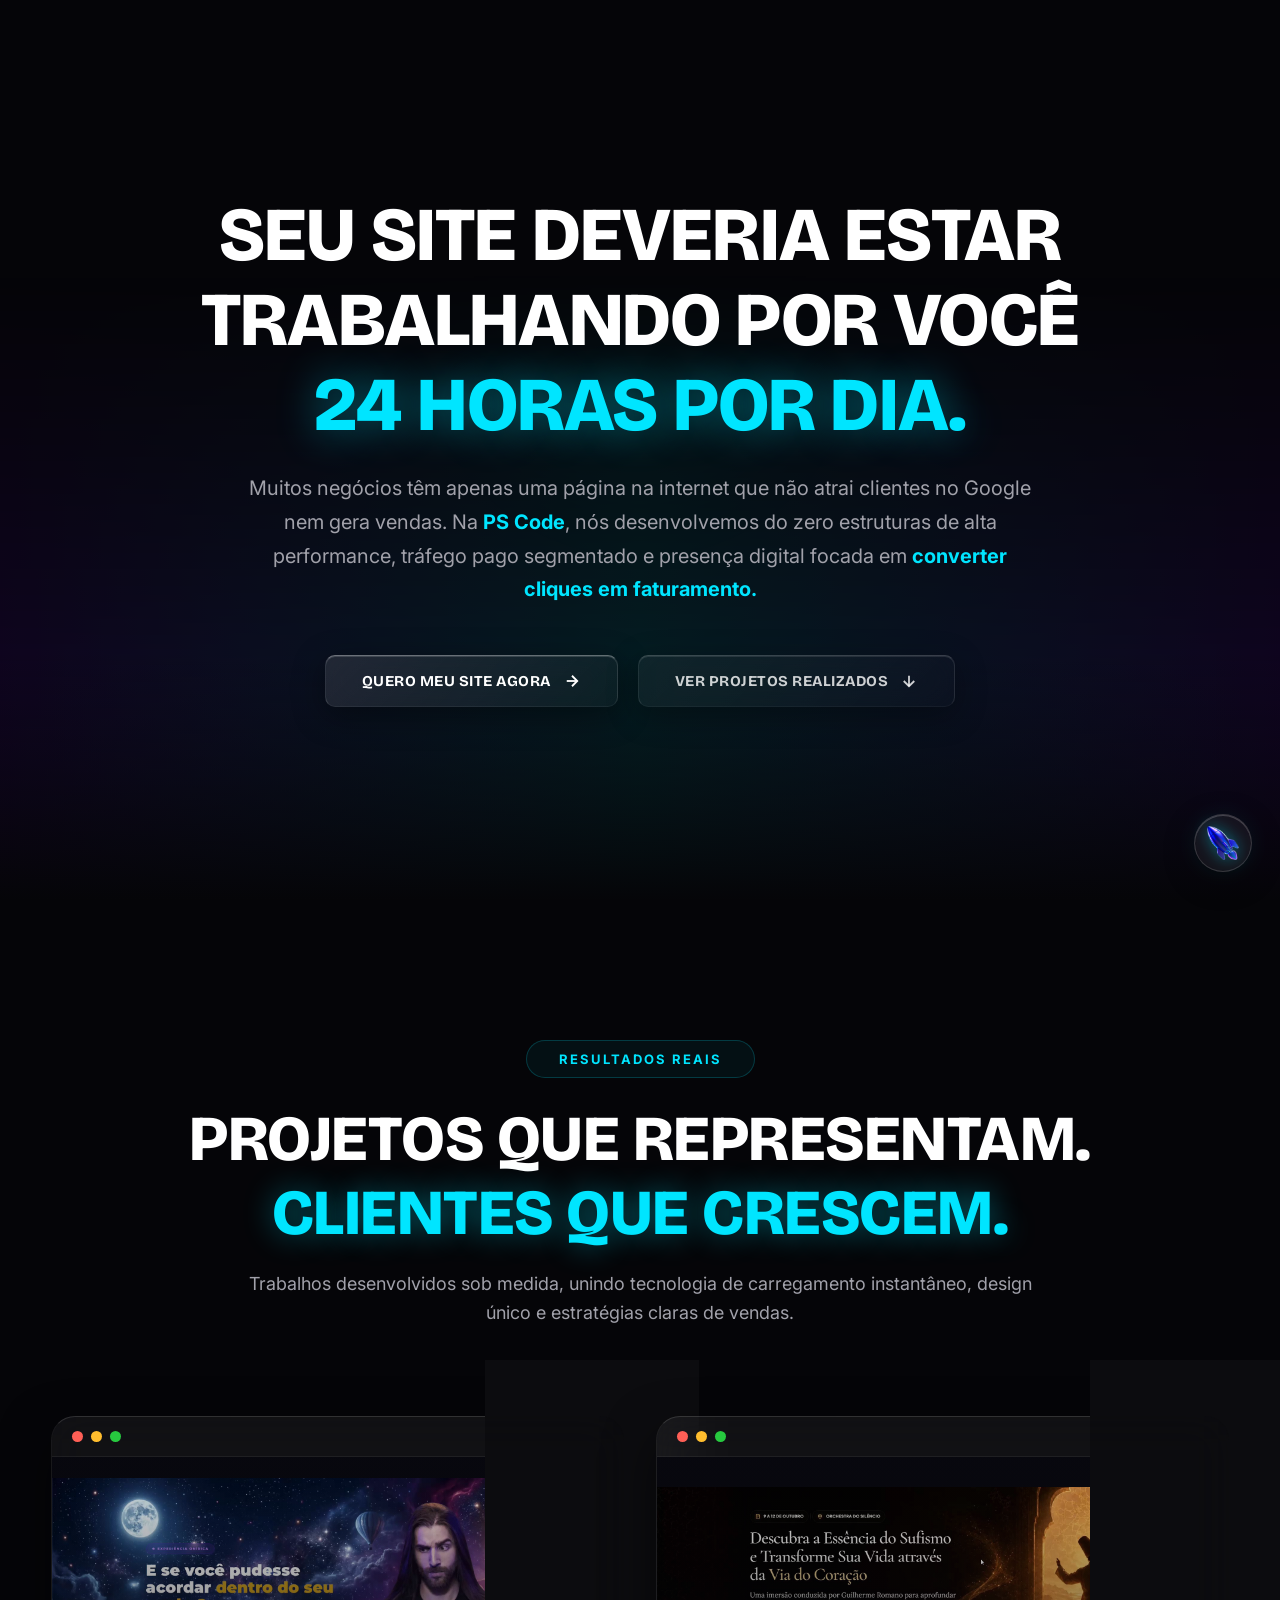
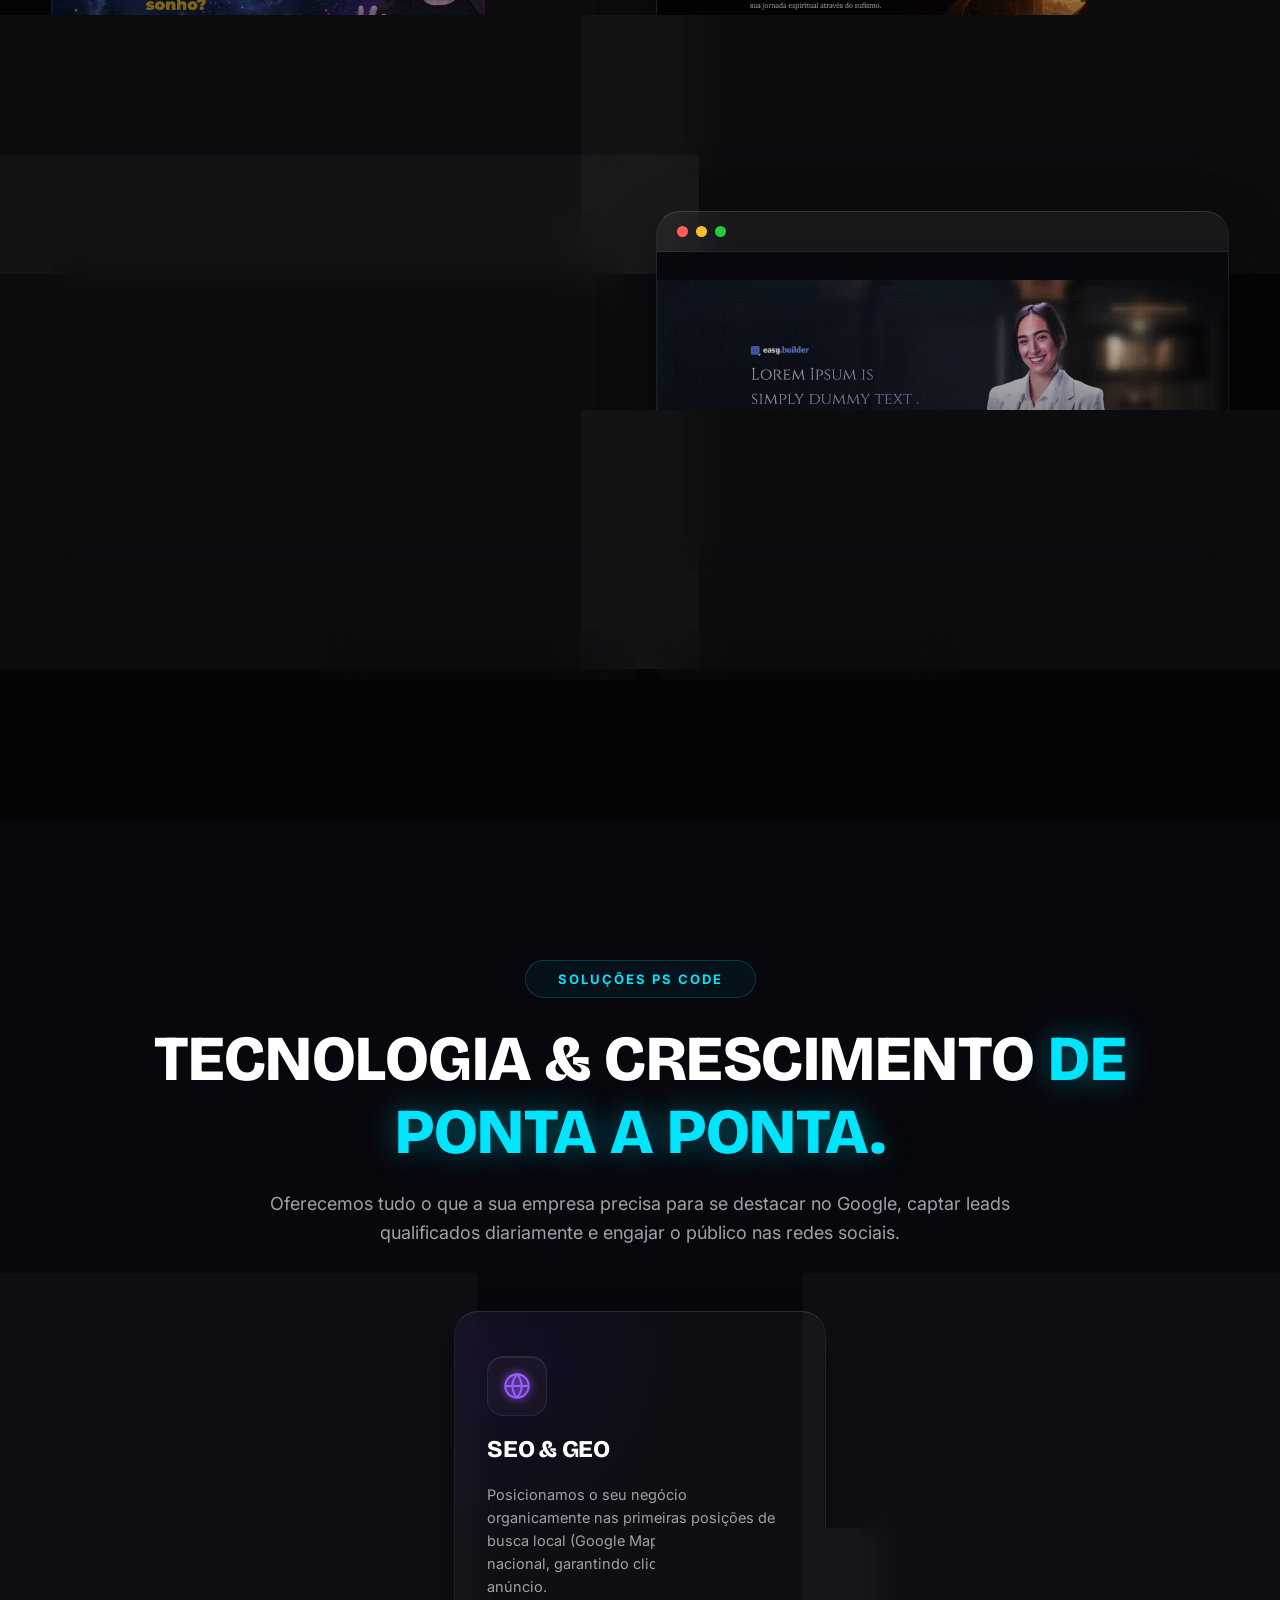
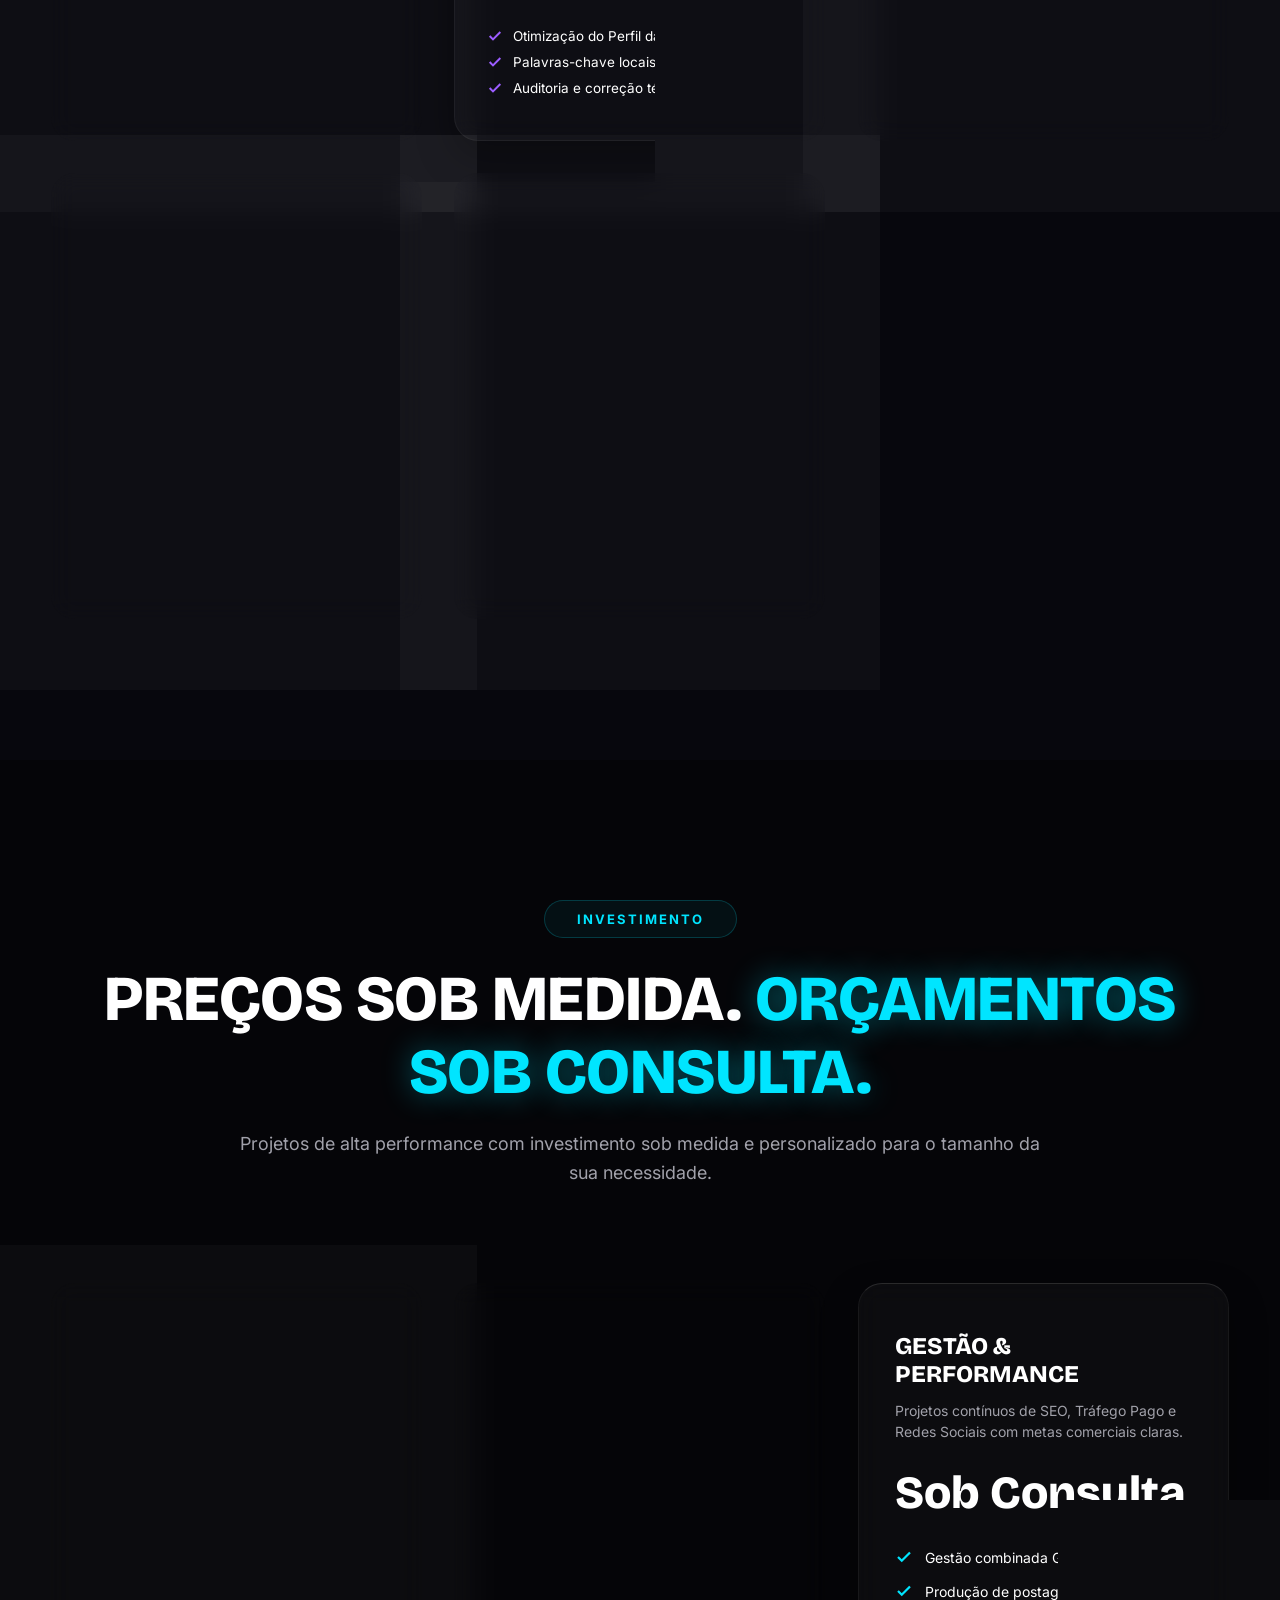
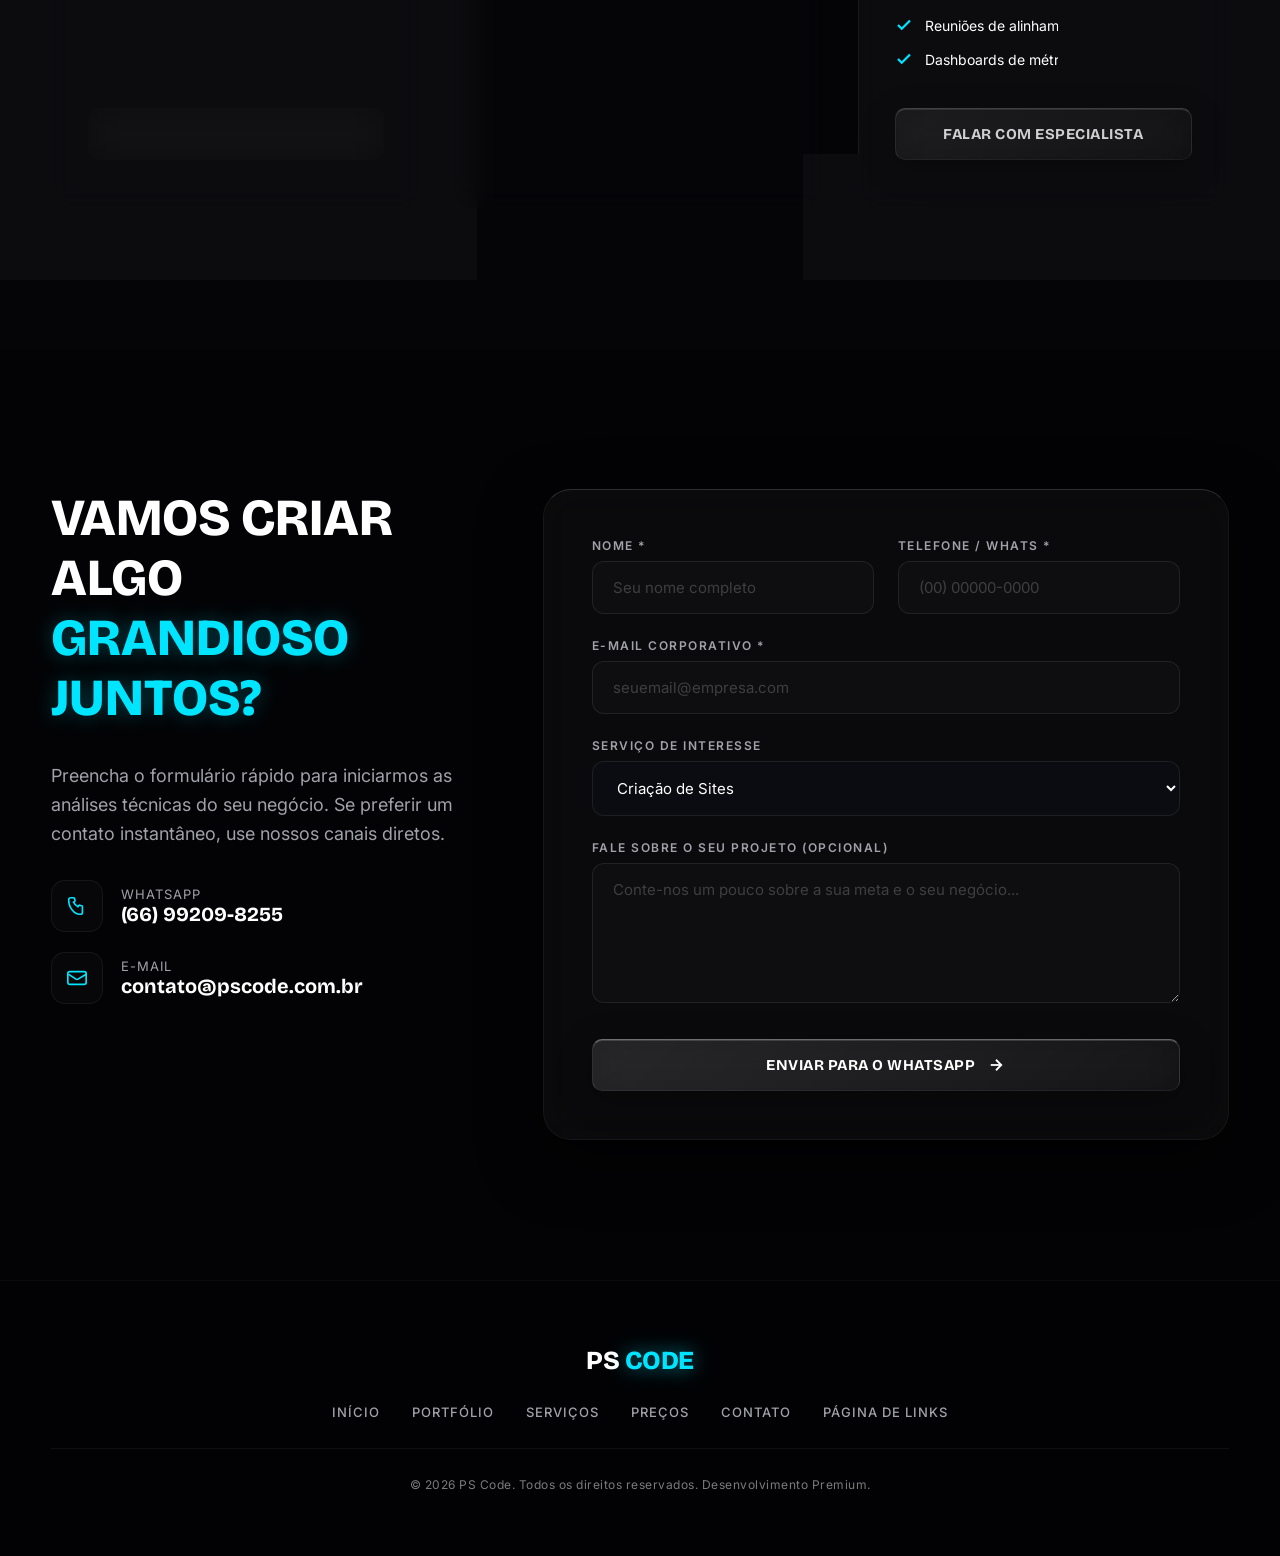
<file: index.html>
<!DOCTYPE html>
<html lang="pt-BR">
<head>
  <meta charset="UTF-8">
  <meta name="viewport" content="width=device-width, initial-scale=1.0">
  <title>PS Code | Criação de Sites, Tráfego Pago &amp; SEO</title>
  
  <!-- Otimizações SEO -->
  <meta name="description" content="A PS Code cria sites personalizados de alta performance, tráfego pago com Google Ads e Meta Ads, SEO e gestão de redes sociais. Alavanque suas vendas online!">
  <meta name="robots" content="index, follow">
  
  <!-- Favicon -->
  <link rel="icon" href="assets/favicon.png" type="image/png">

  <!-- Estilos Centralizados -->
  <link rel="stylesheet" href="css/style.css">
</head>
<body>

  <!-- Backdrop do Menu Flutuante -->
  <div class="ps-nav__backdrop" id="idealNavBackdrop"></div>

  <!-- ════════════════════════════════════════════════
     1. CABEÇALHO & MENU FLUTUANTE (ILHA DE VIDRO)
     ════════════════════════════════════════════════ -->
  <nav class="ps-nav" id="idealNav" aria-label="Menu principal">
    
    <!-- Ilha com os Links -->
    <div class="ps-nav__island" id="idealNavIsland">
      <a href="#hero" class="nav-link">
        <img src="assets/logo.png" alt="Início">
        Início
      </a>
      <a href="portfolio/" class="nav-link">
        <img src="assets/icon-portfolio.png" alt="Portfólio">
        Portfólio
      </a>
      <a href="#servicos" class="nav-link">
        <img src="assets/icon-sites.png" alt="Serviços">
        Serviços
      </a>
      <a href="precos/" class="nav-link">
        <img src="assets/icon-precos.png" alt="Preços">
        Preços
      </a>
      <a href="#contato" class="nav-link">
        <img src="assets/icon-seo.png" alt="Contato">
        Contato
      </a>
      
      <div class="ps-nav__island-divider"></div>
      
      <a href="links/" class="nav-link">
        <img src="assets/icon-links.png" alt="Links">
        Links
      </a>

      <div class="ps-nav__island-divider"></div>

      <!-- Links Sociais Rápidos -->
      <div class="ps-nav__island-socials">
        <a href="https://wa.me/5566992098255" target="_blank" aria-label="WhatsApp">
          <svg viewBox="0 0 24 24"><path d="M.057 24l1.687-6.163c-1.041-1.804-1.588-3.849-1.587-5.946C.06 5.348 5.397.01 11.957.01c3.178 0 6.165 1.238 8.411 3.486 2.247 2.247 3.483 5.234 3.481 8.412-.004 6.56-5.342 11.897-11.9 11.897h-.005c-1.998 0-3.957-.502-5.684-1.448L0 24zm6.305-1.654c1.611.956 3.195 1.458 4.887 1.458H11.95c5.452 0 9.887-4.436 9.889-9.886.002-2.64-1.029-5.123-2.898-6.994-1.868-1.87-4.35-2.902-6.991-2.902-5.45 0-9.884 4.438-9.886 9.888-.001 2.095.547 4.14 1.588 5.945l-.235-.374-3.74 1l1-3.647-.361-.214C1.378 17.03 1.05 15.02 1.05 11.892c.003-6.557 5.335-11.892 11.892-11.892 2.642 0 5.125 1.03 6.994 2.898a9.821 9.821 0 012.898 6.994c-.004 6.557-5.338 11.892-11.893 11.892h-.006c-1.996 0-3.956-.502-5.683-1.448l.361.214z"/></svg>
          WhatsApp
        </a>
      </div>

    </div>

    <!-- Botão Circular Gatilho -->
    <div class="ps-nav__trigger" id="idealNavTrigger" role="button" aria-expanded="false" aria-label="Abrir menu">
      <img src="assets/icon-trigger.png" alt="PS Logo Trigger">
      <div class="ps-nav__trigger-x"></div>
    </div>

  </nav>

  <!-- ════════════════════════════════════════════════
     2. SEÇÃO HERO
     ════════════════════════════════════════════════ -->
  <header class="ps-hero" id="hero">
    
    <!-- Efeitos Visuais Aurora -->
    <div class="ps-hero__glow"></div>
    <div class="ps-hero__bottom-fade"></div>

    <div class="ps-hero__container">
      
      <h1 class="ps-hero__headline" id="heroTitle">
        Seu site deveria estar trabalhando por você <br><span>24 horas por dia.</span>
      </h1>

      <p class="ps-hero__desc" id="heroDesc">
        Muitos negócios têm apenas uma página na internet que não atrai clientes no Google nem gera vendas. Na <strong>PS Code</strong>, nós desenvolvemos do zero estruturas de alta performance, tráfego pago segmentado e presença digital focada em <strong>converter cliques em faturamento.</strong>
      </p>

      <div class="ps-hero__cta-group" id="heroCTA">
        <a href="#contato" class="btn-primary-neon">
          Quero meu site agora
          <svg viewBox="0 0 24 24"><line x1="5" y1="12" x2="19" y2="12"></line><polyline points="12 5 19 12 12 19"></polyline></svg>
        </a>

        <a href="#portfolio" class="btn-secondary-neon">
          Ver projetos realizados
          <svg viewBox="0 0 24 24"><line x1="12" y1="5" x2="12" y2="19"></line><polyline points="19 12 12 19 5 12"></polyline></svg>
        </a>
      </div>

    </div>
  </header>

  <!-- ════════════════════════════════════════════════
     3. SEÇÃO PORTFÓLIO
     ════════════════════════════════════════════════ -->
  <section class="ds-section" id="portfolio">
    <div class="ds-container">

      <div class="ds-header-group">
        <span class="ds-tagline">Resultados reais</span>
        <h2 class="ds-headline">Projetos que representam. <span>Clientes que crescem.</span></h2>
        <p class="ds-desc">Trabalhos desenvolvidos sob medida, unindo tecnologia de carregamento instantâneo, design único e estratégias claras de vendas.</p>
      </div>

      <!-- Grid do Portfólio com mockups interativos -->
      <div class="portfolio-grid">

        <!-- Projeto 1 -->
        <div class="portfolio-card">
          <div class="portfolio-topbar">
            <div class="port-dot port-dot-red"></div>
            <div class="port-dot port-dot-yellow"></div>
            <div class="port-dot port-dot-green"></div>
          </div>
          <div class="portfolio-video-wrapper">
            <img class="portfolio-static-img" src="assets/portfolio-thumbs/douglas-flamino.jpg" alt="Douglas Flamino">
            <div class="portfolio-card-overlay">
              <h3 class="portfolio-fallback-title">Douglas Flamino</h3>
              <p class="portfolio-fallback-cat">Landing Page Premium / Advocacia</p>
            </div>
          </div>
        </div>

        <!-- Projeto 2 -->
        <div class="portfolio-card">
          <div class="portfolio-topbar">
            <div class="port-dot port-dot-red"></div>
            <div class="port-dot port-dot-yellow"></div>
            <div class="port-dot port-dot-green"></div>
          </div>
          <div class="portfolio-video-wrapper">
            <img class="portfolio-static-img" src="assets/portfolio-thumbs/retiro-sufi.jpg" alt="Retiro Sufi">
            <div class="portfolio-card-overlay">
              <h3 class="portfolio-fallback-title">Retiro Sufi</h3>
              <p class="portfolio-fallback-cat">Website Institucional / Eventos</p>
            </div>
          </div>
        </div>

        <!-- Projeto 3 -->
        <div class="portfolio-card">
          <div class="portfolio-topbar">
            <div class="port-dot port-dot-red"></div>
            <div class="port-dot port-dot-yellow"></div>
            <div class="port-dot port-dot-green"></div>
          </div>
          <div class="portfolio-video-wrapper">
            <img class="portfolio-static-img" src="assets/portfolio-thumbs/odontologia-koza.jpg" alt="Odontologia Koza">
            <div class="portfolio-card-overlay">
              <h3 class="portfolio-fallback-title">Odontologia Koza</h3>
              <p class="portfolio-fallback-cat">Clínica Médica / Estética</p>
            </div>
          </div>
        </div>

        <!-- Projeto 4 -->
        <div class="portfolio-card">
          <div class="portfolio-topbar">
            <div class="port-dot port-dot-red"></div>
            <div class="port-dot port-dot-yellow"></div>
            <div class="port-dot port-dot-green"></div>
          </div>
          <div class="portfolio-video-wrapper">
            <img class="portfolio-static-img" src="assets/portfolio-thumbs/modelo-easy-builder-01.jpg" alt="Modelo Easy Builder">
            <div class="portfolio-card-overlay">
              <h3 class="portfolio-fallback-title">Modelo Easy Builder</h3>
              <p class="portfolio-fallback-cat">SaaS Landing Page / Tech</p>
            </div>
          </div>
        </div>

      </div>

      <div class="port-btn-container">
        <a href="portfolio/" class="btn-primary-neon">
          Ver portfólio completo
          <svg viewBox="0 0 24 24"><line x1="5" y1="12" x2="19" y2="12"></line><polyline points="12 5 19 12 12 19"></polyline></svg>
        </a>
        <a href="#contato" class="btn-secondary-neon">
          Falar com especialista
          <svg viewBox="0 0 24 24"><line x1="5" y1="12" x2="19" y2="12"></line><polyline points="12 5 19 12 12 19"></polyline></svg>
        </a>
      </div>

    </div>
  </section>

  <!-- ════════════════════════════════════════════════
     4. SEÇÃO SERVIÇOS
     ════════════════════════════════════════════════ -->
  <section class="ds-section" id="servicos" style="background-color: #07070d;">
    <div class="ds-container">
      
      <div class="ds-header-group">
        <span class="ds-tagline">Soluções PS Code</span>
        <h2 class="ds-headline">Tecnologia &amp; Crescimento <span>de Ponta a Ponta.</span></h2>
        <p class="ds-desc">Oferecemos tudo o que a sua empresa precisa para se destacar no Google, captar leads qualificados diariamente e engajar o público nas redes sociais.</p>
      </div>

      <div class="services-grid">
        
        <!-- Serviço 1: Criação de Sites -->
        <a href="sites/" class="service-card">
          <div class="service-icon-box">
            <svg viewBox="0 0 24 24">
              <rect x="2" y="3" width="20" height="14" rx="2"/>
              <line x1="2" y1="20" x2="22" y2="20"/>
              <line x1="12" y1="17" x2="12" y2="20"/>
            </svg>
          </div>
          <h3 class="service-title">Criação de Sites</h3>
          <p class="service-description">Landing Pages de alta conversão, Sites Institucionais e E-commerces ultra velozes construídos com design único, otimizados para converter visitantes em clientes.</p>
          <ul class="service-list">
            <li><svg viewBox="0 0 24 24" fill="none" stroke="currentColor" stroke-width="3"><polyline points="20 6 9 17 4 12"></polyline></svg> Código limpo (sem templates pesados)</li>
            <li><svg viewBox="0 0 24 24" fill="none" stroke="currentColor" stroke-width="3"><polyline points="20 6 9 17 4 12"></polyline></svg> Carregamento em menos de 1.5s</li>
            <li><svg viewBox="0 0 24 24" fill="none" stroke="currentColor" stroke-width="3"><polyline points="20 6 9 17 4 12"></polyline></svg> 100% Mobile-Friendly</li>
          </ul>
        </a>

        <!-- Serviço 2: SEO & GEO -->
        <a href="seo-e-geo/" class="service-card purple">
          <div class="service-icon-box">
            <svg viewBox="0 0 24 24">
              <circle cx="12" cy="12" r="10"/>
              <line x1="2" y1="12" x2="22" y2="12"/>
              <path d="M12 2a15.3 15.3 0 0 1 4 10 15.3 15.3 0 0 1-4 10 15.3 15.3 0 0 1-4-10 15.3 15.3 0 0 1 4-10z"/>
            </svg>
          </div>
          <h3 class="service-title">SEO &amp; GEO</h3>
          <p class="service-description">Posicionamos o seu negócio organicamente nas primeiras posições de busca local (Google Maps) e de busca nacional, garantindo cliques sem custo por anúncio.</p>
          <ul class="service-list">
            <li><svg viewBox="0 0 24 24" fill="none" stroke="currentColor" stroke-width="3"><polyline points="20 6 9 17 4 12"></polyline></svg> Otimização do Perfil da Empresa</li>
            <li><svg viewBox="0 0 24 24" fill="none" stroke="currentColor" stroke-width="3"><polyline points="20 6 9 17 4 12"></polyline></svg> Palavras-chave locais (SEO local)</li>
            <li><svg viewBox="0 0 24 24" fill="none" stroke="currentColor" stroke-width="3"><polyline points="20 6 9 17 4 12"></polyline></svg> Auditoria e correção técnica</li>
          </ul>
        </a>

        <!-- Serviço 3: Google Ads -->
        <a href="google-ads/" class="service-card">
          <div class="service-icon-box">
            <svg viewBox="0 0 24 24">
              <path d="M21 21H3V3"/>
              <path d="M7 14l5-5 4 4 6-6"/>
            </svg>
          </div>
          <h3 class="service-title">Google Ads</h3>
          <p class="service-description">Colocamos a sua empresa na frente de clientes que estão ativamente pesquisando pelo seu produto ou serviço no exato momento da necessidade.</p>
          <ul class="service-list">
            <li><svg viewBox="0 0 24 24" fill="none" stroke="currentColor" stroke-width="3"><polyline points="20 6 9 17 4 12"></polyline></svg> Anúncios focados em intenção de compra</li>
            <li><svg viewBox="0 0 24 24" fill="none" stroke="currentColor" stroke-width="3"><polyline points="20 6 9 17 4 12"></polyline></svg> Negativação de termos irrelevantes</li>
            <li><svg viewBox="0 0 24 24" fill="none" stroke="currentColor" stroke-width="3"><polyline points="20 6 9 17 4 12"></polyline></svg> Relatórios focados em ROI</li>
          </ul>
        </a>

        <!-- Serviço 4: Meta Ads -->
        <a href="#contato" class="service-card purple">
          <div class="service-icon-box">
            <svg viewBox="0 0 24 24">
              <path d="M12 2.69l5.66 5.66a8 8 0 1 1-11.31 0z"/>
            </svg>
          </div>
          <h3 class="service-title">Meta Ads</h3>
          <p class="service-description">Alavanque sua captação de contatos com anúncios assertivos no Instagram e Facebook. Atraia leads qualificados com copy persuasiva e criativos focados em desejo.</p>
          <ul class="service-list">
            <li><svg viewBox="0 0 24 24" fill="none" stroke="currentColor" stroke-width="3"><polyline points="20 6 9 17 4 12"></polyline></svg> Campanhas de geração de leads direto no Whats</li>
            <li><svg viewBox="0 0 24 24" fill="none" stroke="currentColor" stroke-width="3"><polyline points="20 6 9 17 4 12"></polyline></svg> Remarketing para resgatar visitantes</li>
            <li><svg viewBox="0 0 24 24" fill="none" stroke="currentColor" stroke-width="3"><polyline points="20 6 9 17 4 12"></polyline></svg> Testes AB de criativos e públicos</li>
          </ul>
        </a>

        <!-- Serviço 5: Redes Sociais -->
        <a href="#contato" class="service-card green">
          <div class="service-icon-box">
            <svg viewBox="0 0 24 24">
              <path d="M17 21v-2a4 4 0 0 0-4-4H5a4 4 0 0 0-4 4v2"/>
              <circle cx="9" cy="7" r="4"/>
              <path d="M23 21v-2a4 4 0 0 0-3-3.87"/>
              <path d="M16 3.13a4 4 0 0 1 0 7.75"/>
            </svg>
          </div>
          <h3 class="service-title">Gestão de Redes Sociais</h3>
          <p class="service-description">Branding e presença ativa. Planejamos conteúdo estético, posts estratégicos em carrossel e roteiros que conectam sua marca ao seu público de forma autêntica.</p>
          <ul class="service-list">
            <li><svg viewBox="0 0 24 24" fill="none" stroke="currentColor" stroke-width="3"><polyline points="20 6 9 17 4 12"></polyline></svg> Design visual premium e coeso</li>
            <li><svg viewBox="0 0 24 24" fill="none" stroke="currentColor" stroke-width="3"><polyline points="20 6 9 17 4 12"></polyline></svg> Cronograma de postagens consistente</li>
            <li><svg viewBox="0 0 24 24" fill="none" stroke="currentColor" stroke-width="3"><polyline points="20 6 9 17 4 12"></polyline></svg> Criação de relatórios de engajamento</li>
          </ul>
        </a>

      </div>

    </div>
  </section>

  <!-- ════════════════════════════════════════════════
     5. SEÇÃO VALORES / PLANOS
     ════════════════════════════════════════════════ -->
  <section class="ds-section" id="precos">
    <div class="ds-container">
      
      <div class="ds-header-group">
        <span class="ds-tagline">Investimento</span>
        <h2 class="ds-headline">Preços sob medida. <span>Orçamentos sob consulta.</span></h2>
        <p class="ds-desc">Projetos de alta performance com investimento sob medida e personalizado para o tamanho da sua necessidade.</p>
      </div>

      <div class="prices-grid">
        
        <!-- Plano 1: Landing Page -->
        <div class="price-card">
          <h3 class="price-title">Landing Page</h3>
          <p class="price-desc">Página única voltada para um único produto ou serviço. Ideal para tráfego pago.</p>
          <div class="price-val-box">
            <div class="price-val">Sob Consulta</div>
          </div>
          <ul class="price-features-list">
            <li><svg viewBox="0 0 24 24" fill="none" stroke="currentColor" stroke-width="3"><polyline points="20 6 9 17 4 12"></polyline></svg> Design exclusivo focado em conversão</li>
            <li><svg viewBox="0 0 24 24" fill="none" stroke="currentColor" stroke-width="3"><polyline points="20 6 9 17 4 12"></polyline></svg> Redação persuasiva (Copywriting)</li>
            <li><svg viewBox="0 0 24 24" fill="none" stroke="currentColor" stroke-width="3"><polyline points="20 6 9 17 4 12"></polyline></svg> Integração com WhatsApp/CRM</li>
            <li><svg viewBox="0 0 24 24" fill="none" stroke="currentColor" stroke-width="3"><polyline points="20 6 9 17 4 12"></polyline></svg> Otimização de velocidade mobile</li>
          </ul>
          <a href="#contato" class="btn-secondary-neon price-cta-btn">Solicitar Projeto</a>
        </div>

        <!-- Plano 2: Institucional (Destaque) -->
        <div class="price-card featured">
          <span class="price-badge">Recomendado</span>
          <h3 class="price-title">Site Institucional</h3>
          <p class="price-desc">Estrutura completa multi-páginas para apresentar todos os serviços, história e blog.</p>
          <div class="price-val-box">
            <div class="price-val">Sob Consulta</div>
          </div>
          <ul class="price-features-list">
            <li><svg viewBox="0 0 24 24" fill="none" stroke="currentColor" stroke-width="3"><polyline points="20 6 9 17 4 12"></polyline></svg> Até 5 páginas customizadas</li>
            <li><svg viewBox="0 0 24 24" fill="none" stroke="currentColor" stroke-width="3"><polyline points="20 6 9 17 4 12"></polyline></svg> Otimização estrutural de SEO</li>
            <li><svg viewBox="0 0 24 24" fill="none" stroke="currentColor" stroke-width="3"><polyline points="20 6 9 17 4 12"></polyline></svg> Blog completo e área de notícias</li>
            <li><svg viewBox="0 0 24 24" fill="none" stroke="currentColor" stroke-width="3"><polyline points="20 6 9 17 4 12"></polyline></svg> Suporte técnico por 30 dias</li>
          </ul>
          <a href="#contato" class="btn-primary-neon price-cta-btn">Solicitar Projeto</a>
        </div>

        <!-- Plano 3: Premium -->
        <div class="price-card">
          <h3 class="price-title">Gestão &amp; Performance</h3>
          <p class="price-desc">Projetos contínuos de SEO, Tráfego Pago e Redes Sociais com metas comerciais claras.</p>
          <div class="price-val-box">
            <div class="price-val">Sob Consulta</div>
          </div>
          <ul class="price-features-list">
            <li><svg viewBox="0 0 24 24" fill="none" stroke="currentColor" stroke-width="3"><polyline points="20 6 9 17 4 12"></polyline></svg> Gestão combinada Google + Meta Ads</li>
            <li><svg viewBox="0 0 24 24" fill="none" stroke="currentColor" stroke-width="3"><polyline points="20 6 9 17 4 12"></polyline></svg> Produção de postagens &amp; criativos</li>
            <li><svg viewBox="0 0 24 24" fill="none" stroke="currentColor" stroke-width="3"><polyline points="20 6 9 17 4 12"></polyline></svg> Reuniões de alinhamento mensais</li>
            <li><svg viewBox="0 0 24 24" fill="none" stroke="currentColor" stroke-width="3"><polyline points="20 6 9 17 4 12"></polyline></svg> Dashboards de métricas comerciais</li>
          </ul>
          <a href="#contato" class="btn-secondary-neon price-cta-btn">Falar com Especialista</a>
        </div>

      </div>

    </div>
  </section>

  <!-- ════════════════════════════════════════════════
     6. CONTATO & WHATSAPP
     ════════════════════════════════════════════════ -->
  <section class="ds-section" id="contato" style="background-color: #030305;">
    <div class="ds-container">
      
      <div class="contact-wrapper">
        
        <!-- Info -->
        <div class="contact-info">
          <h2 class="contact-info-title">Vamos criar algo <span>grandioso juntos?</span></h2>
          <p class="ds-desc" style="text-align: left; margin: 0;">Preencha o formulário rápido para iniciarmos as análises técnicas do seu negócio. Se preferir um contato instantâneo, use nossos canais diretos.</p>
          
          <div class="contact-details">
            
            <div class="contact-item">
              <div class="contact-item-icon">
                <svg viewBox="0 0 24 24"><path d="M3 5a2 2 0 012-2h3.28a1 1 0 01.94.725l.548 2.2a1 1 0 01-.321.988l-1.305.98a10.582 10.582 0 004.872 4.872l.98-1.305a1 1 0 01.988-.321l2.2.548a1 1 0 01.725.94V19a2 2 0 01-2 2h-1C9.716 21 3 14.284 3 6V5z"/></svg>
              </div>
              <div class="contact-item-text">
                <p>WhatsApp</p>
                <a href="https://wa.me/5566992098255" target="_blank">(66) 99209-8255</a>
              </div>
            </div>

            <div class="contact-item">
              <div class="contact-item-icon">
                <svg viewBox="0 0 24 24"><path d="M3 8l7.89 5.26a2 2 0 002.22 0L22 8m-2 11H4a2 2 0 01-2-2V7a2 2 0 012-2h16a2 2 0 012 2v10a2 2 0 01-2 2z"/></svg>
              </div>
              <div class="contact-item-text">
                <p>E-mail</p>
                <span>contato@pscode.com.br</span>
              </div>
            </div>

          </div>
        </div>

        <!-- Formulário -->
        <div class="contact-form-card">
          <form id="psContactForm">
            <div class="form-grid">
              
              <div class="form-group">
                <label for="formNome">Nome *</label>
                <input type="text" id="formNome" class="form-input" placeholder="Seu nome completo" required>
              </div>

              <div class="form-group">
                <label for="formTel">Telefone / Whats *</label>
                <input type="tel" id="formTel" class="form-input" placeholder="(00) 00000-0000" required>
              </div>

              <div class="form-group full-width">
                <label for="formEmail">E-mail corporativo *</label>
                <input type="email" id="formEmail" class="form-input" placeholder="seuemail@empresa.com" required>
              </div>

              <div class="form-group full-width">
                <label for="formServico">Serviço de interesse</label>
                <select id="formServico" class="form-input" style="background-color: #0b0b12;">
                  <option value="Criação de Sites">Criação de Sites</option>
                  <option value="SEO e GEO Google">Otimização de SEO e Google Maps</option>
                  <option value="Tráfego Pago Google/Meta">Tráfego Pago (Google Ads &amp; Meta Ads)</option>
                  <option value="Gerenciamento de Redes Sociais">Gerenciamento de Redes Sociais</option>
                  <option value="Combo Completo">Combo Completo (Crescimento Acelerado)</option>
                </select>
              </div>

              <div class="form-group full-width">
                <label for="formMsg">Fale sobre o seu projeto (Opcional)</label>
                <textarea id="formMsg" class="form-input" placeholder="Conte-nos um pouco sobre a sua meta e o seu negócio..."></textarea>
              </div>

              <div class="form-group full-width">
                <button type="submit" class="btn-primary-neon form-submit-btn">
                  Enviar para o WhatsApp
                  <svg viewBox="0 0 24 24"><line x1="5" y1="12" x2="19" y2="12"></line><polyline points="12 5 19 12 12 19"></polyline></svg>
                </button>
              </div>

            </div>
          </form>
        </div>

      </div>

    </div>
  </section>

  <!-- ════════════════════════════════════════════════
     7. FOOTER
     ════════════════════════════════════════════════ -->
  <footer class="ps-footer">
    <a href="#hero" class="ps-footer__logo">PS <span>Code</span></a>
    
    <div class="ps-footer__nav">
      <a href="#hero">Início</a>
      <a href="#portfolio">Portfólio</a>
      <a href="#servicos">Serviços</a>
      <a href="#precos">Preços</a>
      <a href="#contato">Contato</a>
      <a href="links/index.html">Página de Links</a>
    </div>

    <div class="ps-footer__divider"></div>

    <p class="ps-footer__copy">&copy; 2026 PS Code. Todos os direitos reservados. Desenvolvimento Premium.</p>
  </footer>

  <!-- Scripts -->
  <script src="js/main.js"></script>
</body>
</html>
</file>
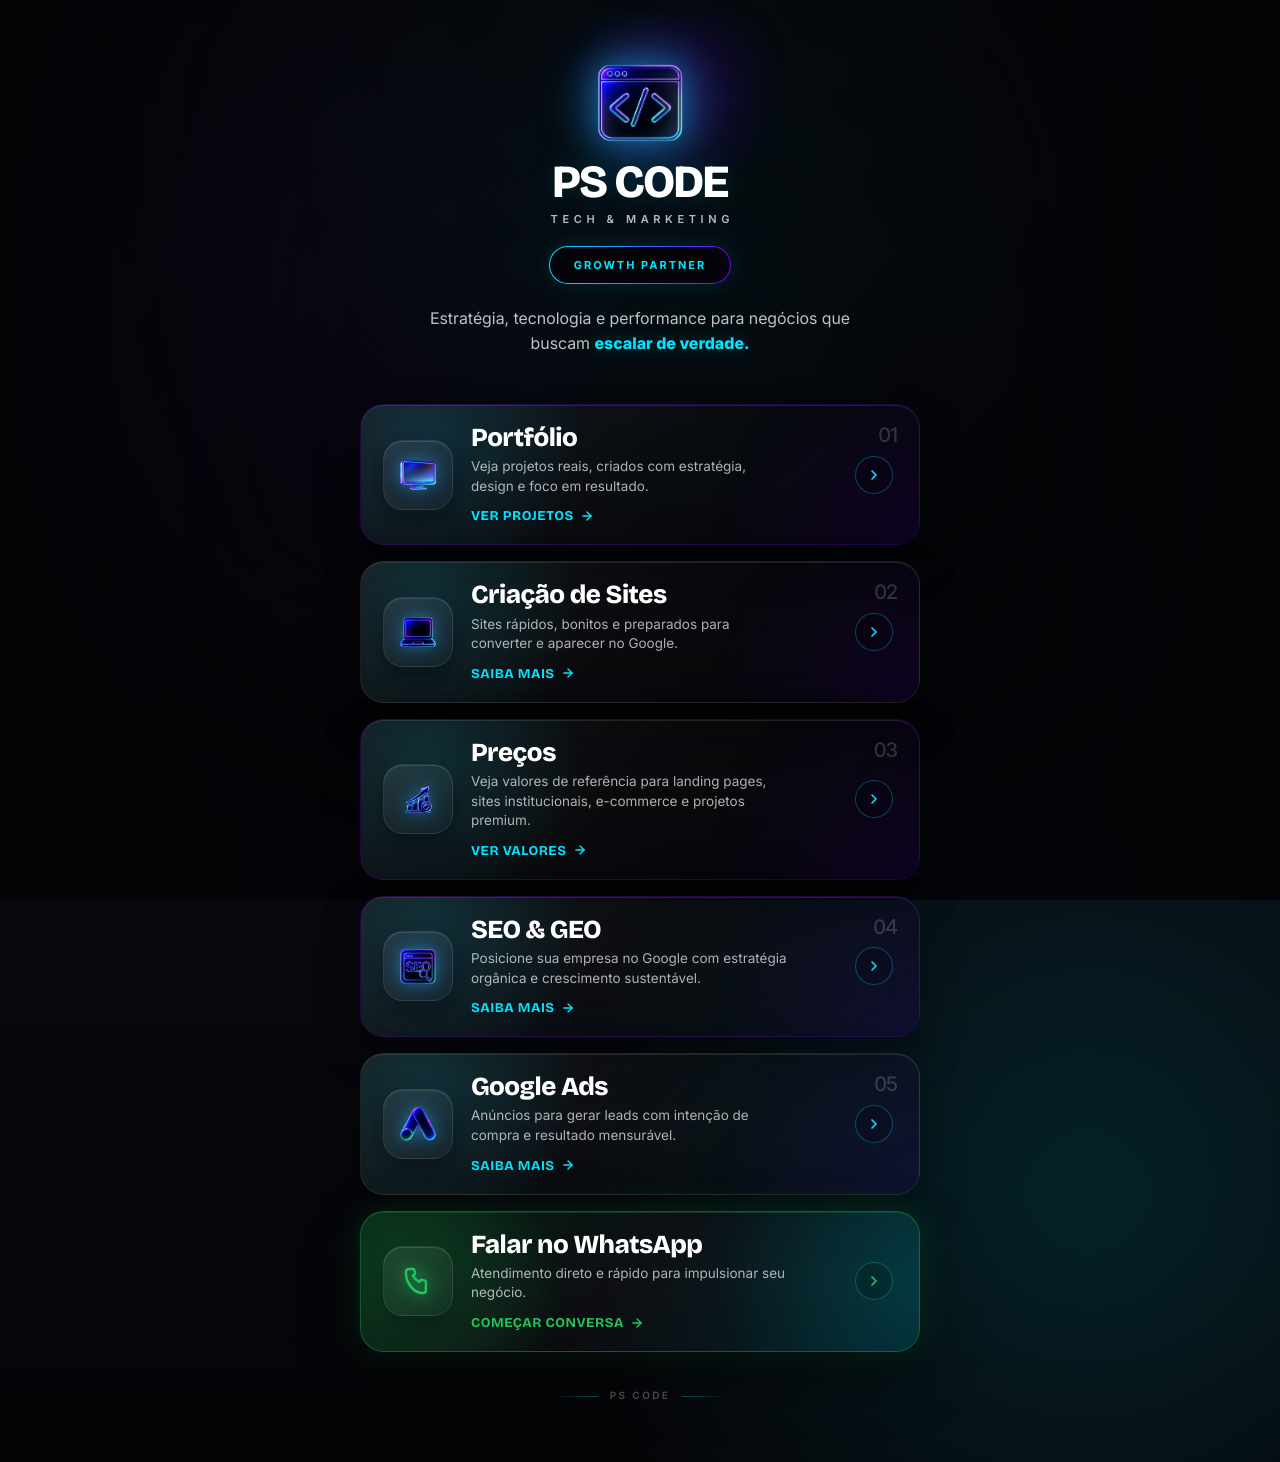
<file: links/index.html>
<!DOCTYPE html>
<html lang="pt-BR">
<head>
  <meta charset="UTF-8">
  <meta name="viewport" content="width=device-width, initial-scale=1.0, viewport-fit=cover">
  <title>PS Code | Links</title>
  
  <!-- Otimização SEO -->
  <meta name="description" content="Acesse todos os links, portfólio, serviços e contato direto com a PS Code. Criação de Sites, Tráfego Pago e Redes Sociais.">
  
  <!-- Favicon -->
  <link rel="icon" href="../assets/favicon.png" type="image/png">

  <!-- Fontes -->
  <link rel="preconnect" href="https://fonts.googleapis.com">
  <link rel="preconnect" href="https://fonts.gstatic.com" crossorigin>
  <link href="https://fonts.googleapis.com/css2?family=Bricolage+Grotesque:opsz,wght@12..96,400;12..96,700;12..96,800;12..96,900&family=Inter:wght@400;500;600;700;800&display=swap" rel="stylesheet">

  <style>
    :root {
      --ps-bg: #050508;
      --ps-bg-2: #080B12;
      --ps-cyan: #00E5FF;
      --ps-blue: #1B7CFF;
      --ps-purple: #7000FF;
      --ps-purple-2: #9B5CFF;
      --ps-green: #22C55E;
      --ps-white: #FFFFFF;
      --ps-text: rgba(255,255,255,0.78);
      --ps-muted: rgba(255,255,255,0.48);
      --ps-border: rgba(255,255,255,0.10);
      --ps-border-strong: rgba(0,229,255,0.32);
      --ps-font-title: 'Bricolage Grotesque', sans-serif;
      --ps-font-body: 'Inter', sans-serif;
    }

    * {
      margin: 0;
      padding: 0;
      box-sizing: border-box;
    }

    html, body {
      min-height: 100%;
      background: var(--ps-bg);
    }

    body {
      font-family: var(--ps-font-body);
      color: var(--ps-white);
      overflow-x: hidden;
      -webkit-font-smoothing: antialiased;
      text-rendering: geometricPrecision;
    }

    .ps-linktree-page {
      position: relative;
      width: 100%;
      min-height: 100vh;
      overflow: hidden;
      background:
        radial-gradient(circle at 50% 8%, rgba(0,229,255,0.16) 0%, transparent 34%),
        radial-gradient(circle at 15% 18%, rgba(112,0,255,0.18) 0%, transparent 28%),
        radial-gradient(circle at 85% 82%, rgba(0,229,255,0.12) 0%, transparent 32%),
        linear-gradient(180deg, #050508 0%, #070A10 48%, #050508 100%);
      padding: 60px 18px 60px;
      display: flex;
      justify-content: center;
      align-items: flex-start;
    }

    /* Grids e overlays decorativas */
    .ps-linktree-page::before {
      content: "";
      position: fixed;
      inset: 0;
      z-index: 1;
      pointer-events: none;
      background:
        linear-gradient(90deg, rgba(5,5,8,0.90) 0%, transparent 22%, transparent 78%, rgba(5,5,8,0.90) 100%),
        radial-gradient(ellipse 62% 62% at 50% 34%, transparent 0%, rgba(5,5,8,0.45) 56%, rgba(5,5,8,0.88) 100%);
    }

    .ps-linktree-page::after {
      content: "";
      position: fixed;
      inset: 0;
      z-index: 2;
      pointer-events: none;
      opacity: 0.15;
      background-image:
        linear-gradient(rgba(255,255,255,0.03) 1px, transparent 1px),
        linear-gradient(90deg, rgba(255,255,255,0.03) 1px, transparent 1px);
      background-size: 72px 72px;
      mask-image: radial-gradient(circle at 50% 36%, black 0%, transparent 72%);
      -webkit-mask-image: radial-gradient(circle at 50% 36%, black 0%, transparent 72%);
    }

    #ps-code-rain {
      position: fixed;
      inset: 0;
      width: 100%;
      height: 100%;
      z-index: 0;
      pointer-events: none;
      opacity: 0.65;
    }

    .ps-shell {
      position: relative;
      z-index: 5;
      width: 100%;
      max-width: 560px;
      display: flex;
      flex-direction: column;
      align-items: center;
    }

    .ps-logo-area {
      width: 100%;
      display: flex;
      flex-direction: column;
      align-items: center;
      text-align: center;
      position: relative;
      margin-bottom: 12px;
    }

    .ps-logo-glow {
      position: absolute;
      top: -44px;
      left: 50%;
      width: 260px;
      height: 180px;
      transform: translateX(-50%);
      background:
        radial-gradient(circle, rgba(0,229,255,0.20) 0%, transparent 60%),
        radial-gradient(circle at 65% 40%, rgba(112,0,255,0.20) 0%, transparent 55%);
      filter: blur(16px);
      pointer-events: none;
      opacity: 0.95;
    }

    .ps-logo-img {
      position: relative;
      z-index: 2;
      width: 86px;
      height: 86px;
      object-fit: contain;
      margin-bottom: 16px;
      filter:
        drop-shadow(0 0 16px rgba(0,229,255,0.44))
        drop-shadow(0 0 26px rgba(112,0,255,0.28));
      animation: ps-float-logo 4.8s ease-in-out infinite;
    }

    @keyframes ps-float-logo {
      0%, 100% { transform: translateY(0); }
      50% { transform: translateY(-6px); }
    }

    .ps-brand-name {
      position: relative;
      z-index: 2;
      font-family: var(--ps-font-title);
      font-size: clamp(32px, 8vw, 46px);
      font-weight: 900;
      line-height: 0.92;
      letter-spacing: -0.04em;
      color: var(--ps-white);
      text-transform: uppercase;
      text-shadow: 0 0 24px rgba(0,229,255,0.15);
    }

    .ps-brand-subtitle {
      position: relative;
      z-index: 2;
      margin-top: 8px;
      font-family: var(--ps-font-body);
      font-size: 11px;
      font-weight: 600;
      letter-spacing: 0.42em;
      text-transform: uppercase;
      color: rgba(255,255,255,0.72);
      padding-left: 0.42em;
    }

    .ps-badge {
      position: relative;
      z-index: 2;
      margin-top: 20px;
      display: inline-flex;
      align-items: center;
      justify-content: center;
      min-height: 38px;
      padding: 0 24px;
      border-radius: 999px;
      font-family: var(--ps-font-body);
      font-size: 11px;
      font-weight: 700;
      letter-spacing: 2px;
      text-transform: uppercase;
      color: var(--ps-cyan);
      background:
        linear-gradient(var(--ps-bg), var(--ps-bg)) padding-box,
        linear-gradient(90deg, var(--ps-cyan), var(--ps-purple)) border-box;
      border: 1px solid transparent;
      box-shadow:
        0 0 20px rgba(0,229,255,0.12),
        inset 0 0 16px rgba(112,0,255,0.06);
    }

    .ps-intro {
      position: relative;
      z-index: 2;
      max-width: 440px;
      margin-top: 22px;
      font-family: var(--ps-font-body);
      font-size: 16px;
      font-weight: 400;
      line-height: 1.55;
      color: rgba(255,255,255,0.75);
    }

    .ps-intro strong {
      color: var(--ps-cyan);
      font-weight: 800;
      text-shadow: 0 0 16px rgba(0,229,255,0.3);
    }

    /* Links container */
    .ps-links {
      width: 100%;
      display: flex;
      flex-direction: column;
      gap: 16px;
      margin-top: 36px;
    }

    /* Cards */
    .ps-card {
      position: relative;
      overflow: hidden;
      width: 100%;
      min-height: 120px;
      display: grid;
      grid-template-columns: 70px 1fr 42px;
      align-items: center;
      gap: 18px;
      padding: 20px 22px;
      border-radius: 24px;
      text-decoration: none;
      color: var(--ps-white);
      background:
        linear-gradient(135deg, rgba(255,255,255,0.075) 0%, rgba(255,255,255,0.025) 48%, rgba(0,0,0,0.18) 100%);
      border: 1px solid rgba(255,255,255,0.10);
      box-shadow:
        0 20px 40px rgba(0,0,0,0.36),
        inset 0 1px 0 rgba(255,255,255,0.10);
      backdrop-filter: blur(24px);
      -webkit-backdrop-filter: blur(24px);
      transition:
        transform 0.34s cubic-bezier(0.16, 1, 0.3, 1),
        border-color 0.34s ease,
        box-shadow 0.34s ease,
        background 0.34s ease;
    }

    .ps-card::before {
      content: "";
      position: absolute;
      inset: 0;
      z-index: -2;
      border-radius: inherit;
      opacity: 0.9;
      background:
        radial-gradient(circle at 12% 24%, rgba(0,229,255,0.15), transparent 32%),
        radial-gradient(circle at 100% 100%, rgba(112,0,255,0.12), transparent 38%);
    }

    /* Efeito de brilho ao passar o mouse */
    .ps-card::after {
      content: "";
      position: absolute;
      inset: 0;
      z-index: -1;
      border-radius: inherit;
      opacity: 0;
      background: linear-gradient(90deg, transparent, rgba(255,255,255,0.11), transparent);
      transform: translateX(-110%);
      transition: opacity 0.3s ease;
    }

    .ps-card:hover {
      transform: translateY(-4px);
      border-color: rgba(0,229,255,0.35);
      background:
        linear-gradient(135deg, rgba(0,229,255,0.08) 0%, rgba(255,255,255,0.03) 48%, rgba(112,0,255,0.07) 100%);
      box-shadow:
        0 24px 50px rgba(0,0,0,0.44),
        0 0 28px rgba(0,229,255,0.10),
        inset 0 1px 0 rgba(255,255,255,0.14);
    }

    .ps-card:hover::after {
      opacity: 1;
      animation: ps-shine 0.9s ease forwards;
    }

    @keyframes ps-shine {
      0% { transform: translateX(-110%); }
      100% { transform: translateX(110%); }
    }

    .ps-card.ps-purple {
      border-color: rgba(112,0,255,0.25);
    }

    .ps-card.ps-purple:hover {
      border-color: rgba(155,92,255,0.48);
      box-shadow:
        0 24px 50px rgba(0,0,0,0.44),
        0 0 30px rgba(112,0,255,0.14),
        inset 0 1px 0 rgba(255,255,255,0.14);
    }

    .ps-card.ps-green {
      border-color: rgba(34,197,94,0.4);
      background:
        linear-gradient(135deg, rgba(34,197,94,0.16) 0%, rgba(255,255,255,0.03) 46%, rgba(0,229,255,0.06) 100%);
      box-shadow:
        0 26px 60px rgba(0,0,0,0.45),
        0 0 34px rgba(34,197,94,0.18),
        inset 0 1px 0 rgba(34,197,94,0.18);
    }

    .ps-card.ps-green::before {
      background:
        radial-gradient(circle at 10% 50%, rgba(34,197,94,0.22), transparent 30%),
        radial-gradient(circle at 100% 50%, rgba(0,229,255,0.14), transparent 38%);
    }

    .ps-card.ps-green:hover {
      border-color: rgba(34,197,94,0.7);
      box-shadow:
        0 28px 70px rgba(0,0,0,0.5),
        0 0 40px rgba(34,197,94,0.24),
        inset 0 1px 0 rgba(34,197,94,0.24);
    }

    /* Ícones dentro dos cards */
    .ps-icon-box {
      width: 70px;
      height: 70px;
      border-radius: 20px;
      display: flex;
      align-items: center;
      justify-content: center;
      background: linear-gradient(145deg, rgba(255,255,255,0.08), rgba(255,255,255,0.02));
      border: 1px solid rgba(255,255,255,0.08);
      box-shadow:
        inset 0 1px 0 rgba(255,255,255,0.12),
        0 14px 24px rgba(0,0,0,0.28);
      color: var(--ps-cyan);
    }

    .ps-card.ps-purple .ps-icon-box { color: var(--ps-purple-2); }
    .ps-card.ps-green .ps-icon-box { color: var(--ps-green); }

    .ps-icon-box svg {
      width: 32px;
      height: 32px;
      stroke: currentColor;
      stroke-width: 1.8;
      fill: none;
      filter: drop-shadow(0 0 8px currentColor);
    }

    .ps-icon-box img {
      width: 36px;
      height: 36px;
      object-fit: contain;
      display: block;
      filter:
        drop-shadow(0 0 8px rgba(0,229,255,0.40))
        drop-shadow(0 0 14px rgba(112,0,255,0.20));
    }

    .ps-card-content {
      min-width: 0;
    }

    .ps-card-title {
      font-family: var(--ps-font-title);
      font-size: clamp(20px, 5vw, 26px);
      font-weight: 800;
      line-height: 1.05;
      letter-spacing: -0.02em;
      color: var(--ps-white);
      margin-bottom: 6px;
    }

    .ps-card-desc {
      font-family: var(--ps-font-body);
      font-size: 13.5px;
      font-weight: 400;
      line-height: 1.45;
      color: rgba(255,255,255,0.68);
      max-width: 320px;
    }

    .ps-card-cta {
      margin-top: 10px;
      display: inline-flex;
      align-items: center;
      gap: 6px;
      font-family: var(--ps-font-title);
      font-size: 13.5px;
      font-weight: 700;
      color: var(--ps-cyan);
      text-transform: uppercase;
      letter-spacing: 0.5px;
    }

    .ps-card.ps-green .ps-card-cta {
      color: var(--ps-green);
    }

    .ps-card-cta svg {
      width: 14px;
      height: 14px;
      stroke: currentColor;
      stroke-width: 2.4;
      fill: none;
      transition: transform 0.25s ease;
    }

    .ps-card:hover .ps-card-cta svg {
      transform: translateX(4px);
    }

    .ps-card-number {
      position: absolute;
      top: 18px;
      right: 22px;
      font-family: var(--ps-font-body);
      font-size: 20px;
      font-weight: 500;
      color: rgba(255,255,255,0.18);
      letter-spacing: -0.05em;
    }

    .ps-arrow {
      width: 38px;
      height: 38px;
      border-radius: 50%;
      display: flex;
      align-items: center;
      justify-content: center;
      color: var(--ps-cyan);
      border: 1px solid rgba(0,229,255,0.3);
      background: rgba(0,0,0,0.16);
      transition: all 0.25s ease;
    }

    .ps-card.ps-green .ps-arrow {
      color: var(--ps-green);
      border-color: rgba(34,197,94,0.36);
    }

    .ps-arrow svg {
      width: 16px;
      height: 16px;
      stroke: currentColor;
      fill: none;
      stroke-width: 2.5;
      stroke-linecap: round;
      stroke-linejoin: round;
    }

    .ps-card:hover .ps-arrow {
      transform: translateX(2px);
      background: rgba(0,229,255,0.06);
      border-color: var(--ps-cyan);
    }

    .ps-card.ps-green:hover .ps-arrow {
      background: rgba(34,197,94,0.06);
      border-color: var(--ps-green);
    }

    .ps-footer {
      width: 100%;
      margin-top: 38px;
      display: flex;
      align-items: center;
      justify-content: center;
      gap: 12px;
      color: rgba(255,255,255,0.32);
      font-family: var(--ps-font-body);
      font-size: 10px;
      font-weight: 600;
      letter-spacing: 0.24em;
      text-transform: uppercase;
      text-align: center;
    }

    .ps-footer::before,
    .ps-footer::after {
      content: "";
      width: 44px;
      height: 1px;
      background: linear-gradient(90deg, transparent, rgba(0,229,255,0.4));
    }

    .ps-footer::after {
      background: linear-gradient(90deg, rgba(0,229,255,0.4), transparent);
    }

    /* Animação suave na entrada */
    .ps-reveal {
      opacity: 0;
      transform: translateY(16px);
      transition:
        opacity 0.7s cubic-bezier(0.16, 1, 0.3, 1),
        transform 0.7s cubic-bezier(0.16, 1, 0.3, 1);
    }

    .ps-reveal.is-visible {
      opacity: 1;
      transform: none;
    }

    .ps-delay-1 { transition-delay: 60ms; }
    .ps-delay-2 { transition-delay: 120ms; }
    .ps-delay-3 { transition-delay: 180ms; }
    .ps-delay-4 { transition-delay: 240ms; }
    .ps-delay-5 { transition-delay: 300ms; }
    .ps-delay-6 { transition-delay: 360ms; }

    @media (max-width: 520px) {
      .ps-linktree-page {
        padding: 44px 16px 44px;
      }
      .ps-logo-avatar {
        width: 78px;
        height: 78px;
        border-radius: 18px;
        font-size: 28px;
      }
      .ps-brand-subtitle {
        font-size: 9px;
        letter-spacing: 0.34em;
      }
      .ps-badge {
        min-height: 34px;
        padding: 0 18px;
        font-size: 10px;
      }
      .ps-intro {
        font-size: 14.5px;
        max-width: 320px;
      }
      .ps-links {
        gap: 14px;
        margin-top: 30px;
      }
      .ps-card {
        grid-template-columns: 58px 1fr 36px;
        gap: 12px;
        padding: 16px 14px;
        border-radius: 20px;
        min-height: auto;
      }
      .ps-icon-box {
        width: 58px;
        height: 58px;
        border-radius: 14px;
      }
      .ps-icon-box svg {
        width: 26px;
        height: 26px;
      }
      .ps-card-title {
        font-size: 20px;
      }
      .ps-card-desc {
        font-size: 12.5px;
      }
      .ps-card-cta {
        font-size: 12px;
      }
      .ps-arrow {
        width: 34px;
        height: 34px;
      }
      .ps-arrow svg {
        width: 14px;
        height: 14px;
      }
    }
  </style>
</head>
<body>

  <section class="ps-linktree-page">
    
    <!-- Efeito Matrix Canvas -->
    <canvas id="ps-code-rain" aria-hidden="true"></canvas>

    <main class="ps-shell">

      <!-- Header principal -->
      <header class="ps-logo-area ps-reveal">
        <div class="ps-logo-glow" aria-hidden="true"></div>
        
        <img decoding="async" src="../assets/logo.png" alt="PS Code Logo" class="ps-logo-img">

        <h1 class="ps-brand-name">PS Code</h1>
        <div class="ps-brand-subtitle">Tech &amp; Marketing</div>

        <span class="ps-badge">Growth Partner</span>

        <p class="ps-intro">
          Estratégia, tecnologia e performance para negócios que buscam
          <strong>escalar de verdade.</strong>
        </p>
      </header>

      <!-- Links de Ação -->
      <div class="ps-links">

        <!-- 01. Portfólio -->
        <a href="../portfolio/" class="ps-card ps-purple ps-reveal ps-delay-1">
          <div class="ps-icon-box">
            <img decoding="async" src="../assets/icon-portfolio.png" alt="Portfólio">
          </div>
          <div class="ps-card-content">
            <h2 class="ps-card-title">Portfólio</h2>
            <p class="ps-card-desc">Veja projetos reais, criados com estratégia, design e foco em resultado.</p>
            <span class="ps-card-cta">
              Ver projetos
              <svg viewBox="0 0 24 24" fill="none" stroke="currentColor" stroke-width="2.4" stroke-linecap="round" stroke-linejoin="round">
                <line x1="5" y1="12" x2="19" y2="12"></line>
                <polyline points="12 5 19 12 12 19"></polyline>
              </svg>
            </span>
          </div>
          <span class="ps-card-number">01</span>
          <div class="ps-arrow">
            <svg viewBox="0 0 24 24"><polyline points="9 18 15 12 9 6"></polyline></svg>
          </div>
        </a>

        <!-- 02. Criação de Sites -->
        <a href="../index.html#servicos" class="ps-card ps-reveal ps-delay-2">
          <div class="ps-icon-box">
            <img decoding="async" src="../assets/icon-sites.png" alt="Criação de Sites">
          </div>
          <div class="ps-card-content">
            <h2 class="ps-card-title">Criação de Sites</h2>
            <p class="ps-card-desc">Sites rápidos, bonitos e preparados para converter e aparecer no Google.</p>
            <span class="ps-card-cta">
              Saiba mais
              <svg viewBox="0 0 24 24" fill="none" stroke="currentColor" stroke-width="2.4" stroke-linecap="round" stroke-linejoin="round">
                <line x1="5" y1="12" x2="19" y2="12"></line>
                <polyline points="12 5 19 12 12 19"></polyline>
              </svg>
            </span>
          </div>
          <span class="ps-card-number">02</span>
          <div class="ps-arrow">
            <svg viewBox="0 0 24 24"><polyline points="9 18 15 12 9 6"></polyline></svg>
          </div>
        </a>

        <!-- 03. Preços -->
        <a href="../index.html#precos" class="ps-card ps-purple ps-reveal ps-delay-3">
          <div class="ps-icon-box">
            <img decoding="async" src="../assets/icon-precos.png" alt="Preços">
          </div>
          <div class="ps-card-content">
            <h2 class="ps-card-title">Preços</h2>
            <p class="ps-card-desc">Veja valores de referência para landing pages, sites institucionais, e-commerce e projetos premium.</p>
            <span class="ps-card-cta">
              Ver valores
              <svg viewBox="0 0 24 24" fill="none" stroke="currentColor" stroke-width="2.4" stroke-linecap="round" stroke-linejoin="round">
                <line x1="5" y1="12" x2="19" y2="12"></line>
                <polyline points="12 5 19 12 12 19"></polyline>
              </svg>
            </span>
          </div>
          <span class="ps-card-number">03</span>
          <div class="ps-arrow">
            <svg viewBox="0 0 24 24"><polyline points="9 18 15 12 9 6"></polyline></svg>
          </div>
        </a>

        <!-- 04. SEO & GEO -->
        <a href="../index.html#servicos" class="ps-card ps-purple ps-reveal ps-delay-4">
          <div class="ps-icon-box">
            <img decoding="async" src="../assets/icon-seo.png" alt="SEO & GEO">
          </div>
          <div class="ps-card-content">
            <h2 class="ps-card-title">SEO &amp; GEO</h2>
            <p class="ps-card-desc">Posicione sua empresa no Google com estratégia orgânica e crescimento sustentável.</p>
            <span class="ps-card-cta">
              Saiba mais
              <svg viewBox="0 0 24 24" fill="none" stroke="currentColor" stroke-width="2.4" stroke-linecap="round" stroke-linejoin="round">
                <line x1="5" y1="12" x2="19" y2="12"></line>
                <polyline points="12 5 19 12 12 19"></polyline>
              </svg>
            </span>
          </div>
          <span class="ps-card-number">04</span>
          <div class="ps-arrow">
            <svg viewBox="0 0 24 24"><polyline points="9 18 15 12 9 6"></polyline></svg>
          </div>
        </a>

        <!-- 05. Google Ads -->
        <a href="../index.html#servicos" class="ps-card ps-reveal ps-delay-5">
          <div class="ps-icon-box">
            <img decoding="async" src="../assets/icon-google-ads.png" alt="Google Ads">
          </div>
          <div class="ps-card-content">
            <h2 class="ps-card-title">Google Ads</h2>
            <p class="ps-card-desc">Anúncios para gerar leads com intenção de compra e resultado mensurável.</p>
            <span class="ps-card-cta">
              Saiba mais
              <svg viewBox="0 0 24 24" fill="none" stroke="currentColor" stroke-width="2.4" stroke-linecap="round" stroke-linejoin="round">
                <line x1="5" y1="12" x2="19" y2="12"></line>
                <polyline points="12 5 19 12 12 19"></polyline>
              </svg>
            </span>
          </div>
          <span class="ps-card-number">05</span>
          <div class="ps-arrow">
            <svg viewBox="0 0 24 24"><polyline points="9 18 15 12 9 6"></polyline></svg>
          </div>
        </a>

        <!-- Falar no WhatsApp -->
        <a href="https://wa.me/5566992098255?text=Ol%C3%A1%21%20Quero%20conversar%20sobre%20meu%20projeto." target="_blank" rel="noopener nofollow" class="ps-card ps-green ps-reveal ps-delay-6">
          <div class="ps-icon-box">
            <!-- Icone WhatsApp -->
            <svg viewBox="0 0 24 24" fill="none" stroke="currentColor">
              <path stroke-linecap="round" stroke-linejoin="round" stroke-width="1.8" d="M3 5a2 2 0 012-2h3.28a1 1 0 01.94.725l.548 2.2a1 1 0 01-.321.988l-1.305.98a10.582 10.582 0 004.872 4.872l.98-1.305a1 1 0 01.988-.321l2.2.548a1 1 0 01.725.94V19a2 2 0 01-2 2h-1C9.716 21 3 14.284 3 6V5z"/>
            </svg>
          </div>
          <div class="ps-card-content">
            <h2 class="ps-card-title">Falar no WhatsApp</h2>
            <p class="ps-card-desc">Atendimento direto e rápido para impulsionar seu negócio.</p>
            <span class="ps-card-cta">
              Começar conversa
              <svg viewBox="0 0 24 24" fill="none" stroke="currentColor" stroke-width="2.4" stroke-linecap="round" stroke-linejoin="round">
                <line x1="5" y1="12" x2="19" y2="12"></line>
                <polyline points="12 5 19 12 12 19"></polyline>
              </svg>
            </span>
          </div>
          <div class="ps-arrow">
            <svg viewBox="0 0 24 24"><polyline points="9 18 15 12 9 6"></polyline></svg>
          </div>
        </a>

      </div>

      <footer class="ps-footer">
        PS Code
      </footer>

    </main>
  </section>

  <!-- Script Matrix Code Rain -->
  <script>
    (function () {
      const canvas = document.getElementById('ps-code-rain');
      if (!canvas) return;

      const ctx = canvas.getContext('2d');

      const WORDS = [
        'SITES',
        'META ADS',
        'GOOGLE ADS',
        'REDES SOCIAIS',
        'SEO',
        'CÓDIGO',
        'PS CODE',
        'DESIGN',
        'PERFORMANCE',
        'TRÁFEGO',
        'LEADS',
        'CONVERSÃO',
        'COPY',
        'WEBDEV',
        'UI/UX'
      ];

      const SYMBOLS = ['0', '1', '{ }', '< >', '/ /', '+', '#', '*', '::', '()', '[]', '=>'];
      const COLORS = ['#00E5FF', '#1B7CFF', '#7000FF', '#9B5CFF'];

      let width = 0;
      let height = 0;
      let dpr = 1;
      let columns = [];
      let animationFrame;
      let lastTime = 0;

      function randomFrom(arr) {
        return arr[Math.floor(Math.random() * arr.length)];
      }

      function makeColumn(x, index) {
        const isWordColumn = Math.random() > 0.4;

        return {
          x,
          y: Math.random() * -height,
          speed: 0.4 + Math.random() * 0.9,
          gap: isWordColumn ? 110 + Math.random() * 80 : 20 + Math.random() * 10,
          color: randomFrom(COLORS),
          alpha: 0.22 + Math.random() * 0.4,
          size: isWordColumn ? 12 + Math.random() * 4 : 8 + Math.random() * 4,
          wordMode: isWordColumn,
          index,
          offset: Math.random() * 900
        };
      }

      function resize() {
        dpr = Math.min(window.devicePixelRatio || 1, 2);
        width = window.innerWidth;
        height = window.innerHeight;

        canvas.width = Math.floor(width * dpr);
        canvas.height = Math.floor(height * dpr);
        canvas.style.width = width + 'px';
        canvas.style.height = height + 'px';

        ctx.setTransform(dpr, 0, 0, dpr, 0, 0);

        const isMobile = width <= 680;
        const spacing = isMobile ? 30 : 38;
        const count = Math.ceil(width / spacing) + 2;

        columns = [];

        for (let i = 0; i < count; i++) {
          const x = i * spacing + Math.random() * 10;
          const col = makeColumn(x, i);

          const centerDistance = Math.abs((x / width) - 0.5);

          if (centerDistance < 0.28) {
            col.alpha *= isMobile ? 0.16 : 0.08;
          } else if (centerDistance < 0.38) {
            col.alpha *= 0.4;
          }

          columns.push(col);
        }
      }

      function drawRain(timestamp) {
        animationFrame = requestAnimationFrame(drawRain);

        if (timestamp - lastTime < 33) return;
        lastTime = timestamp;

        ctx.clearRect(0, 0, width, height);

        // Preenche com fundo escuro semi-transparente
        ctx.fillStyle = 'rgba(5,5,8,1)';
        ctx.fillRect(0, 0, width, height);

        for (const col of columns) {
          const isWordMode = col.wordMode;
          const fontSize = col.size;
          const fontWeight = isWordMode ? 600 : 400;

          ctx.save();
          ctx.font = `${fontWeight} ${fontSize}px "Inter", sans-serif`;
          ctx.textAlign = 'center';
          ctx.textBaseline = 'middle';

          let y = col.y;
          const trailLength = isWordMode ? 5 : 10;

          for (let i = 0; i < trailLength; i++) {
            if (y < -100 || y > height + 100) {
              y -= col.gap;
              continue;
            }

            const text = isWordMode
              ? WORDS[(i + col.index) % WORDS.length]
              : (Math.random() > 0.88 ? randomFrom(WORDS) : randomFrom(SYMBOLS));

            const alpha = col.alpha * (1 - (i / trailLength));

            ctx.globalAlpha = alpha;
            ctx.fillStyle = col.color;

            if (isWordMode) {
              ctx.save();
              ctx.translate(col.x, y);
              ctx.rotate(-Math.PI / 2);
              ctx.fillText(text, 0, 0);
              ctx.restore();
            } else {
              ctx.fillText(text, col.x, y);
            }

            y -= col.gap;
          }

          ctx.restore();

          col.y += col.speed * 4.5;

          if (col.y > height + 150) {
            col.y = -col.gap * (1 + Math.random() * 4);
            col.color = randomFrom(COLORS);
            col.speed = 0.4 + Math.random() * 0.9;
          }
        }
      }

      resize();

      window.addEventListener('resize', resize, { passive: true });
      animationFrame = requestAnimationFrame(drawRain);

      document.addEventListener('visibilitychange', function () {
        if (document.hidden) {
          cancelAnimationFrame(animationFrame);
        } else {
          lastTime = 0;
          animationFrame = requestAnimationFrame(drawRain);
        }
      });
    })();
  </script>

  <!-- Script Intersection Observer -->
  <script>
    (function () {
      const elements = document.querySelectorAll('.ps-reveal');

      if (!('IntersectionObserver' in window)) {
        elements.forEach(el => el.classList.add('is-visible'));
        return;
      }

      const observer = new IntersectionObserver(function (entries) {
        entries.forEach(function (entry) {
          if (entry.isIntersecting) {
            entry.target.classList.add('is-visible');
            observer.unobserve(entry.target);
          }
        });
      }, {
        threshold: 0.08,
        rootMargin: '0px 0px -20px 0px'
      });

      elements.forEach(function (el) {
        observer.observe(el);
      });
    })();
  </script>
</body>
</html>
</file>
<file: css/style.css>
@import url('https://fonts.googleapis.com/css2?family=Bricolage+Grotesque:opsz,wght@12..96,400;12..96,700;12..96,800;12..96,900&family=Inter:wght@400;500;600;700;800&display=swap');

/* ════════════════════════════════════════════════
   1. DESIGN SYSTEM - VARIÁVEIS & RESET
   ════════════════════════════════════════════════ */
:root {
  --bg-black: #050508;
  --bg-dark-card: rgba(255, 255, 255, 0.03);
  --text-white: #FFFFFF;
  --text-gray: #A1A1AA;
  --text-muted: rgba(255, 255, 255, 0.48);
  
  /* Neons */
  --accent-cyan: #00E5FF;
  --accent-blue: #1B7CFF;
  --accent-purple: #7000FF;
  --accent-purple-light: #9B5CFF;
  --accent-green: #22C55E;
  
  /* Glassmorphism */
  --border-glass: rgba(255, 255, 255, 0.06);
  --border-glass-glow: rgba(0, 229, 255, 0.28);
  --bg-island: rgba(5, 5, 8, 0.92);
  
  /* Fontes */
  --font-title: 'Bricolage Grotesque', sans-serif;
  --font-body: 'Inter', sans-serif;
}

* {
  margin: 0;
  padding: 0;
  box-sizing: border-box;
}

html {
  scroll-behavior: smooth;
  background-color: var(--bg-black);
}

body {
  font-family: var(--font-body);
  color: var(--text-white);
  background-color: var(--bg-black);
  overflow-x: clip;
  position: relative;
  -webkit-font-smoothing: antialiased;
  -moz-osx-font-smoothing: grayscale;
}

/* Scrollbar Personalizado */
::-webkit-scrollbar {
  width: 10px;
}
::-webkit-scrollbar-track {
  background: var(--bg-black);
}
::-webkit-scrollbar-thumb {
  background: #181824;
  border: 2px solid var(--bg-black);
  border-radius: 99px;
}
::-webkit-scrollbar-thumb:hover {
  background: var(--accent-cyan);
}

/* ════════════════════════════════════════════════
   2. SEÇÕES & LAYOUT GLOBAIS
   ════════════════════════════════════════════════ */
.ds-section {
  width: 100%;
  padding: 140px 4vw;
  display: flex;
  flex-direction: column;
  align-items: center;
  position: relative;
  overflow: hidden;
  box-sizing: border-box;
}

.ds-container {
  width: 100%;
  max-width: 1400px;
  position: relative;
  z-index: 2;
  display: flex;
  flex-direction: column;
  align-items: center;
}

.ds-header-group {
  text-align: center;
  display: flex;
  flex-direction: column;
  align-items: center;
  width: 100%;
  margin-bottom: 64px;
}

.ds-tagline {
  font-family: var(--font-body);
  font-size: 13px;
  font-weight: 700;
  color: var(--accent-cyan);
  background: rgba(0, 229, 255, 0.05);
  border: 1px solid rgba(0, 229, 255, 0.2);
  padding: 10px 32px;
  border-radius: 100px;
  text-transform: uppercase;
  letter-spacing: 2px;
  margin-bottom: 24px;
  white-space: nowrap;
  display: inline-block;
}

.ds-headline {
  font-family: var(--font-title);
  font-size: clamp(38px, 5vw, 64px);
  font-weight: 800;
  color: var(--text-white);
  line-height: 1.15;
  letter-spacing: -0.5px;
  text-transform: uppercase;
  margin-bottom: 20px;
}

.ds-headline span {
  color: var(--accent-cyan);
  text-shadow: 0 0 30px rgba(0, 229, 255, 0.4);
}

.ds-desc {
  font-family: var(--font-body);
  font-size: 18px;
  font-weight: 400;
  color: var(--text-gray);
  line-height: 1.62;
  max-width: 800px;
  margin: 0 auto;
}

/* ════════════════════════════════════════════════
   3. BOTÕES NEON & INTERAÇÕES
   ════════════════════════════════════════════════ */
.btn-primary-neon,
.btn-secondary-neon {
  display: inline-flex;
  align-items: center;
  justify-content: center;
  gap: 12px;
  padding: 16px 36px;
  border-radius: 10px;
  font-family: var(--font-title);
  font-size: 15px;
  font-weight: 700;
  text-decoration: none;
  text-transform: uppercase;
  letter-spacing: 0.5px;
  white-space: nowrap;
  cursor: pointer;
  backdrop-filter: blur(20px);
  -webkit-backdrop-filter: blur(20px);
  transition: all 0.35s cubic-bezier(0.25, 1, 0.5, 1);
}

.btn-primary-neon {
  color: var(--text-white);
  background: linear-gradient(135deg, rgba(255, 255, 255, 0.10) 0%, rgba(255, 255, 255, 0.03) 100%);
  border-top: 1px solid rgba(255, 255, 255, 0.35);
  border-left: 1px solid rgba(255, 255, 255, 0.12);
  border-right: 1px solid rgba(255, 255, 255, 0.08);
  border-bottom: 1px solid rgba(255, 255, 255, 0.05);
  box-shadow: 0 8px 32px rgba(0, 0, 0, 0.4), inset 0 1px 0 rgba(255, 255, 255, 0.15);
}

.btn-primary-neon:hover {
  color: var(--accent-cyan);
  background: linear-gradient(135deg, rgba(0, 229, 255, 0.12) 0%, rgba(0, 229, 255, 0.03) 100%);
  border-top-color: rgba(0, 229, 255, 0.8);
  border-left-color: rgba(0, 229, 255, 0.3);
  border-right-color: rgba(0, 229, 255, 0.2);
  border-bottom-color: rgba(0, 229, 255, 0.1);
  box-shadow: 0 8px 32px rgba(0, 0, 0, 0.4), 0 0 24px rgba(0, 229, 255, 0.2), inset 0 1px 0 rgba(0, 229, 255, 0.2);
  transform: translateY(-3px);
}

.btn-secondary-neon {
  color: rgba(255, 255, 255, 0.8);
  background: linear-gradient(135deg, rgba(255, 255, 255, 0.05) 0%, rgba(255, 255, 255, 0.015) 100%);
  border-top: 1px solid rgba(255, 255, 255, 0.18);
  border-left: 1px solid rgba(255, 255, 255, 0.10);
  border-right: 1px solid rgba(255, 255, 255, 0.08);
  border-bottom: 1px solid rgba(255, 255, 255, 0.04);
  box-shadow: 0 8px 32px rgba(0, 0, 0, 0.32), inset 0 1px 0 rgba(255, 255, 255, 0.10);
}

.btn-secondary-neon:hover {
  color: var(--accent-cyan);
  background: linear-gradient(135deg, rgba(0, 229, 255, 0.08) 0%, rgba(112, 0, 255, 0.05) 100%);
  border-top-color: rgba(0, 229, 255, 0.45);
  border-left-color: rgba(0, 229, 255, 0.24);
  border-right-color: rgba(0, 229, 255, 0.16);
  border-bottom-color: rgba(0, 229, 255, 0.08);
  box-shadow: 0 8px 32px rgba(0, 0, 0, 0.38), 0 0 20px rgba(0, 229, 255, 0.10), inset 0 1px 0 rgba(255, 255, 255, 0.12);
  transform: translateY(-3px);
}

.btn-primary-neon svg,
.btn-secondary-neon svg {
  width: 18px;
  height: 18px;
  stroke: currentColor;
  stroke-width: 2.4;
  fill: none;
  transition: transform 0.3s cubic-bezier(0.175, 0.885, 0.32, 1.275);
}

.btn-primary-neon:hover svg,
.btn-secondary-neon:hover svg {
  transform: translateX(4px) scale(1.1);
}

/* ════════════════════════════════════════════════
   4. MENU FLUTUANTE (ILHA DE VIDRO)
   ════════════════════════════════════════════════ */
.ps-nav {
  position: fixed;
  bottom: 28px;
  right: 28px;
  z-index: 9999;
  display: flex;
  flex-direction: column;
  align-items: flex-end;
  gap: 10px;
  pointer-events: none;
  font-family: var(--font-body);
}

/* Backdrop escuro */
.ps-nav__backdrop {
  display: none;
  position: fixed;
  inset: 0;
  z-index: -1;
  background: rgba(5, 5, 8, 0.4);
  backdrop-filter: blur(4px);
  pointer-events: auto;
}

.ps-nav.is-open .ps-nav__backdrop {
  display: block;
}

/* A Ilha de Links */
.ps-nav__island {
  background: var(--bg-island);
  border: 1px solid rgba(0, 229, 255, 0.18);
  border-top: 1px solid rgba(0, 229, 255, 0.32);
  backdrop-filter: blur(24px);
  -webkit-backdrop-filter: blur(24px);
  border-radius: 20px;
  padding: 8px;
  display: flex;
  flex-direction: column;
  gap: 4px;
  min-width: 240px;
  box-shadow: 
    0 24px 60px rgba(0, 0, 0, 0.6),
    0 0 40px rgba(0, 229, 255, 0.06),
    inset 0 1px 0 rgba(255, 255, 255, 0.07);
  
  /* Animação de Abrir */
  opacity: 0;
  transform: translateY(12px) scale(0.95);
  transform-origin: bottom right;
  pointer-events: none;
  transition: opacity 0.3s ease, transform 0.35s cubic-bezier(0.34, 1.3, 0.64, 1);
}

.ps-nav.is-open .ps-nav__island {
  opacity: 1;
  transform: translateY(0) scale(1);
  pointer-events: auto;
}

/* Links */
.ps-nav__island a.nav-link {
  display: flex;
  align-items: center;
  gap: 12px;
  padding: 12px 16px;
  border-radius: 12px;
  text-decoration: none;
  font-family: var(--font-title);
  font-size: 13px;
  font-weight: 700;
  text-transform: uppercase;
  letter-spacing: 0.5px;
  color: rgba(255, 255, 255, 0.75);
  background: transparent;
  transition: all 0.22s ease;
  white-space: nowrap;
}

.ps-nav__island a.nav-link:hover {
  color: var(--accent-cyan);
  background: rgba(0, 229, 255, 0.08);
  transform: translateX(-3px);
}

.ps-nav__island a.nav-link.is-active {
  color: var(--accent-cyan);
  background: rgba(0, 229, 255, 0.1);
}

.ps-nav__island a.nav-link svg {
  width: 20px;
  height: 20px;
  stroke: currentColor;
  fill: none;
  stroke-width: 1.8;
  opacity: 0.6;
  flex-shrink: 0;
}

.ps-nav__island a.nav-link img {
  width: 22px;
  height: 22px;
  object-fit: contain;
  opacity: 0.7;
  flex-shrink: 0;
  background: none;
  border: none;
  box-shadow: none;
  transition: opacity 0.22s ease;
}

.ps-nav__island a.nav-link:hover img {
  opacity: 1;
}

.ps-nav__island-divider {
  height: 1px;
  background: rgba(255, 255, 255, 0.06);
  margin: 4px 8px;
}

/* Redes Sociais no Menu */
.ps-nav__island-socials {
  display: flex;
  gap: 8px;
  padding: 4px 8px 8px 8px;
}

.ps-nav__island-socials a {
  flex: 1;
  height: 40px;
  border-radius: 10px;
  display: flex;
  align-items: center;
  justify-content: center;
  gap: 6px;
  text-decoration: none;
  font-size: 12px;
  font-weight: 600;
  color: rgba(255, 255, 255, 0.6);
  background: rgba(255, 255, 255, 0.04);
  border: 1px solid rgba(255, 255, 255, 0.07);
  transition: all 0.22s ease;
}

.ps-nav__island-socials a svg {
  width: 16px;
  height: 16px;
  fill: currentColor;
}

.ps-nav__island-socials a:hover {
  color: var(--accent-cyan);
  background: rgba(0, 229, 255, 0.08);
  border-color: rgba(0, 229, 255, 0.2);
}

/* Botão de Trigger */
.ps-nav__trigger {
  width: 58px;
  height: 58px;
  border-radius: 50%;
  background: rgba(255, 255, 255, 0.06);
  border: 1px solid rgba(255, 255, 255, 0.15);
  backdrop-filter: blur(20px);
  -webkit-backdrop-filter: blur(20px);
  box-shadow: 
    0 8px 32px rgba(0, 0, 0, 0.3),
    0 0 24px rgba(0, 229, 255, 0.08),
    inset 0 1px 0 rgba(255, 255, 255, 0.2);
  display: flex;
  align-items: center;
  justify-content: center;
  cursor: pointer;
  pointer-events: auto;
  transition: all 0.3s ease;
  position: relative;
  flex-shrink: 0;
}

.ps-nav__trigger:hover {
  background: rgba(255, 255, 255, 0.10);
  border-color: rgba(0, 229, 255, 0.4);
  transform: scale(1.06);
}

/* Logo e X */
.ps-nav__trigger img {
  width: 34px;
  height: 34px;
  object-fit: contain;
  filter: drop-shadow(0 0 8px rgba(0, 229, 255, 0.4));
  transition: opacity 0.25s ease, transform 0.3s ease;
  position: absolute;
}

.ps-nav__trigger-x {
  position: absolute;
  width: 18px;
  height: 18px;
  opacity: 0;
  transform: rotate(-45deg);
  transition: opacity 0.25s ease, transform 0.3s ease;
}

.ps-nav__trigger-x::before,
.ps-nav__trigger-x::after {
  content: '';
  position: absolute;
  top: 50%;
  left: 0;
  width: 100%;
  height: 2px;
  border-radius: 2px;
  background: var(--accent-cyan);
  box-shadow: 0 0 8px rgba(0, 229, 255, 0.6);
}

.ps-nav__trigger-x::before { transform: rotate(45deg); }
.ps-nav__trigger-x::after  { transform: rotate(-45deg); }

.ps-nav.is-open .ps-nav__trigger img {
  opacity: 0;
  transform: scale(0.7);
}

.ps-nav.is-open .ps-nav__trigger-x {
  opacity: 1;
  transform: rotate(0deg);
}

/* ════════════════════════════════════════════════
   5. SEÇÃO HERO
   ════════════════════════════════════════════════ */
.ps-hero {
  min-height: 100vh;
  display: flex;
  flex-direction: column;
  justify-content: center;
  align-items: center;
  text-align: center;
  background-color: var(--bg-black);
  position: relative;
  overflow: hidden;
  padding: 140px 4vw;
  box-sizing: border-box;
  isolation: isolate;
}

/* Glow Estático / Aurora de Fundo */
.ps-hero__glow {
  position: absolute;
  bottom: 0;
  left: 0;
  width: 100%;
  height: 70%;
  background: linear-gradient(
    90deg,
    rgba(112, 0, 255, 0.14) 0%,
    rgba(0, 229, 255, 0.16) 50%,
    rgba(112, 0, 255, 0.14) 100%
  );
  mask-image: linear-gradient(to top, black 5%, transparent 100%);
  -webkit-mask-image: linear-gradient(to top, black 5%, transparent 100%);
  pointer-events: none;
  z-index: 1;
}

.ps-hero__glow::before {
  content: "";
  position: absolute;
  top: -20%;
  left: 30%;
  width: 40%;
  height: 60%;
  background: radial-gradient(circle, rgba(0, 229, 255, 0.12) 0%, transparent 60%);
  filter: blur(40px);
}

.ps-hero__bottom-fade {
  position: absolute;
  left: 0;
  right: 0;
  bottom: -1px;
  width: 100%;
  height: 250px;
  background: linear-gradient(
    to bottom,
    rgba(5, 5, 8, 0) 0%,
    #050508 100%
  );
  z-index: 2;
  pointer-events: none;
}

.ps-hero__container {
  position: relative;
  z-index: 3;
  width: 100%;
  max-width: 1100px;
  display: flex;
  flex-direction: column;
  align-items: center;
}

.ps-hero__headline {
  font-family: var(--font-title);
  font-size: clamp(40px, 6vw, 76px);
  font-weight: 800;
  color: var(--text-white);
  text-transform: uppercase;
  letter-spacing: -0.8px;
  line-height: 1.12;
  margin-bottom: 24px;
  width: 100%;
  opacity: 0;
  transform: translateY(24px);
  transition: all 0.9s cubic-bezier(0.16, 1, 0.3, 1);
}

.ps-hero__headline span {
  color: var(--accent-cyan);
  text-shadow: 0 0 40px rgba(0, 229, 255, 0.44);
}

.ps-hero__desc {
  font-family: var(--font-body);
  font-size: clamp(16px, 2.5vw, 20px);
  font-weight: 400;
  color: var(--text-gray);
  max-width: 800px;
  line-height: 1.68;
  margin-bottom: 48px;
  opacity: 0;
  transform: translateY(16px);
  transition: all 0.9s cubic-bezier(0.16, 1, 0.3, 1) 0.15s;
}

.ps-hero__desc strong {
  color: var(--accent-cyan);
  font-weight: 700;
}

.ps-hero__cta-group {
  display: flex;
  align-items: center;
  justify-content: center;
  gap: 20px;
  opacity: 0;
  transform: translateY(16px);
  transition: all 0.9s cubic-bezier(0.16, 1, 0.3, 1) 0.3s;
  flex-wrap: wrap;
}

/* Classes ativadas pelo Scroll / Loading */
.is-visible {
  opacity: 1 !important;
  transform: translate(0) !important;
}

/* ════════════════════════════════════════════════
   6. GRID DE PORTFÓLIO
   ════════════════════════════════════════════════ */
.portfolio-grid {
  display: grid;
  grid-template-columns: repeat(2, 1fr);
  gap: 32px;
  width: 100%;
  margin-top: 24px;
}

.portfolio-card {
  position: relative;
  border-radius: 24px;
  overflow: hidden;
  background: var(--bg-dark-card);
  backdrop-filter: blur(20px);
  -webkit-backdrop-filter: blur(20px);
  border: 1px solid rgba(255, 255, 255, 0.05);
  border-top: 1px solid rgba(255, 255, 255, 0.15);
  box-shadow: 0 20px 50px rgba(0, 0, 0, 0.5);
  transition: all 0.5s cubic-bezier(0.25, 1, 0.5, 1);
  cursor: default;
  opacity: 0;
  transform: translateY(40px);
}

.portfolio-card:hover {
  transform: translateY(-8px);
  border-top-color: var(--accent-cyan);
  border-right-color: rgba(0, 229, 255, 0.15);
  border-left-color: rgba(0, 229, 255, 0.15);
  box-shadow: 
    0 30px 60px rgba(0, 0, 0, 0.7),
    0 0 30px rgba(0, 229, 255, 0.10);
}

.portfolio-topbar {
  background: rgba(255, 255, 255, 0.02);
  padding: 14px 20px;
  display: flex;
  align-items: center;
  gap: 8px;
  border-bottom: 1px solid rgba(255, 255, 255, 0.06);
}

.port-dot {
  width: 11px;
  height: 11px;
  border-radius: 50%;
}
.port-dot-red    { background: #FF5F56; }
.port-dot-yellow { background: #FFBD2E; }
.port-dot-green  { background: #27C93F; }

.portfolio-video-wrapper {
  position: relative;
  width: 100%;
  aspect-ratio: 16 / 9;
  background-color: #08080f;
  display: flex;
  align-items: center;
  justify-content: center;
  overflow: hidden;
}

.portfolio-static-img {
  position: absolute;
  top: 0;
  left: 0;
  width: 100%;
  height: 100%;
  object-fit: contain;
  background-color: #08080f;
  z-index: 0;
  transition: transform 0.6s cubic-bezier(0.25, 1, 0.5, 1);
}

.portfolio-card:hover .portfolio-static-img {
  transform: scale(1.06);
}

.portfolio-card-overlay {
  position: absolute;
  inset: 0;
  background: linear-gradient(to top, rgba(5, 5, 8, 0.85) 0%, rgba(5, 5, 8, 0.35) 60%, rgba(5, 5, 8, 0.1) 100%);
  display: flex;
  flex-direction: column;
  justify-content: flex-end;
  align-items: flex-start;
  padding: 24px;
  z-index: 1;
  transition: background 0.4s ease;
}

.portfolio-card:hover .portfolio-card-overlay {
  background: linear-gradient(to top, rgba(5, 5, 8, 0.95) 0%, rgba(5, 5, 8, 0.45) 60%, rgba(5, 5, 8, 0.15) 100%);
}

.portfolio-fallback-title {
  font-family: var(--font-title);
  font-size: 22px;
  font-weight: 700;
  text-transform: uppercase;
  letter-spacing: 0.5px;
  margin-bottom: 6px;
  color: #ffffff;
  text-shadow: 0 2px 4px rgba(0, 0, 0, 0.5);
}

.portfolio-fallback-cat {
  font-family: var(--font-body);
  font-size: 12px;
  color: var(--accent-cyan);
  font-weight: 600;
  text-transform: uppercase;
  letter-spacing: 1.5px;
  text-shadow: 0 1px 2px rgba(0, 0, 0, 0.5);
}

.play-overlay {
  position: absolute;
  top: 50%;
  left: 50%;
  transform: translate(-50%, -50%) scale(0.85);
  width: 64px;
  height: 64px;
  background: rgba(0, 229, 255, 0.08);
  backdrop-filter: blur(8px);
  -webkit-backdrop-filter: blur(8px);
  border: 2px solid var(--accent-cyan);
  border-radius: 50%;
  display: flex;
  align-items: center;
  justify-content: center;
  z-index: 10;
  opacity: 0;
  transition: all 0.4s cubic-bezier(0.175, 0.885, 0.32, 1.275);
}

.play-overlay svg {
  width: 22px;
  height: 22px;
  fill: var(--accent-cyan);
  margin-left: 3px;
}

.portfolio-card:hover .play-overlay {
  opacity: 1;
  transform: translate(-50%, -50%) scale(1);
}

.port-btn-container {
  margin-top: 54px;
  display: flex;
  align-items: center;
  justify-content: center;
  gap: 20px;
}

/* ════════════════════════════════════════════════
   7. SEÇÃO DE SERVIÇOS (CARDS FUTURISTAS)
   ════════════════════════════════════════════════ */
.services-grid {
  display: grid;
  grid-template-columns: repeat(3, 1fr);
  gap: 32px;
  width: 100%;
}

.service-card {
  position: relative;
  background: var(--bg-dark-card);
  border: 1px solid rgba(255, 255, 255, 0.05);
  border-top: 1px solid rgba(255, 255, 255, 0.12);
  border-radius: 24px;
  padding: 44px 32px;
  display: flex;
  flex-direction: column;
  gap: 20px;
  backdrop-filter: blur(12px);
  -webkit-backdrop-filter: blur(12px);
  box-shadow: 0 16px 36px rgba(0, 0, 0, 0.4);
  transition: all 0.4s cubic-bezier(0.16, 1, 0.3, 1);
  overflow: hidden;
  opacity: 0;
  transform: translateY(30px);
  text-decoration: none;
  color: inherit;
}

.service-card::before {
  content: "";
  position: absolute;
  inset: 0;
  z-index: -1;
  border-radius: inherit;
  opacity: 0.9;
  background: radial-gradient(circle at 10% 10%, rgba(0, 229, 255, 0.08), transparent 38%);
  transition: opacity 0.3s ease;
}

.service-card.purple::before {
  background: radial-gradient(circle at 10% 10%, rgba(112, 0, 255, 0.08), transparent 38%);
}

.service-card.green::before {
  background: radial-gradient(circle at 10% 10%, rgba(34, 197, 94, 0.08), transparent 38%);
}

.service-card:hover {
  transform: translateY(-6px);
  border-color: rgba(255, 255, 255, 0.08);
  border-top-color: var(--accent-cyan);
  box-shadow: 
    0 24px 48px rgba(0, 0, 0, 0.55),
    0 0 24px rgba(0, 229, 255, 0.04);
}

.service-card.purple:hover {
  border-top-color: var(--accent-purple-light);
  box-shadow: 
    0 24px 48px rgba(0, 0, 0, 0.55),
    0 0 24px rgba(112, 0, 255, 0.06);
}

.service-card.green:hover {
  border-top-color: var(--accent-green);
  box-shadow: 
    0 24px 48px rgba(0, 0, 0, 0.55),
    0 0 24px rgba(34, 197, 94, 0.06);
}

.service-icon-box {
  width: 60px;
  height: 60px;
  border-radius: 16px;
  background: rgba(255, 255, 255, 0.03);
  border: 1px solid rgba(255, 255, 255, 0.08);
  display: flex;
  align-items: center;
  justify-content: center;
  color: var(--accent-cyan);
  box-shadow: inset 0 1px 0 rgba(255, 255, 255, 0.1);
  transition: all 0.3s ease;
}

.service-card.purple .service-icon-box { color: var(--accent-purple-light); }
.service-card.green .service-icon-box { color: var(--accent-green); }

.service-card:hover .service-icon-box {
  background: rgba(0, 229, 255, 0.08);
  border-color: rgba(0, 229, 255, 0.2);
  transform: scale(1.05);
}

.service-card.purple:hover .service-icon-box {
  background: rgba(112, 0, 255, 0.08);
  border-color: rgba(112, 0, 255, 0.2);
}

.service-card.green:hover .service-icon-box {
  background: rgba(34, 197, 94, 0.08);
  border-color: rgba(34, 197, 94, 0.2);
}

.service-icon-box svg {
  width: 28px;
  height: 28px;
  stroke: currentColor;
  stroke-width: 1.8;
  fill: none;
  filter: drop-shadow(0 0 4px currentColor);
}

.service-title {
  font-family: var(--font-title);
  font-size: 24px;
  font-weight: 800;
  text-transform: uppercase;
  letter-spacing: -0.3px;
  line-height: 1.1;
}

.service-description {
  font-family: var(--font-body);
  font-size: 14.5px;
  color: var(--text-gray);
  line-height: 1.6;
}

.service-list {
  list-style: none;
  display: flex;
  flex-direction: column;
  gap: 10px;
  margin-top: 10px;
}

.service-list li {
  display: flex;
  align-items: center;
  gap: 10px;
  font-family: var(--font-body);
  font-size: 13.5px;
  color: var(--text-white);
}

.service-list li svg {
  width: 16px;
  height: 16px;
  color: var(--accent-cyan);
  flex-shrink: 0;
}

.service-card.purple .service-list li svg { color: var(--accent-purple-light); }
.service-card.green .service-list li svg { color: var(--accent-green); }

/* ════════════════════════════════════════════════
   8. FORMULÁRIO DE CONTATO (GLASSMORPHISM)
   ════════════════════════════════════════════════ */
.contact-wrapper {
  display: grid;
  grid-template-columns: 1fr 1.2fr;
  gap: 64px;
  width: 100%;
}

.contact-info {
  display: flex;
  flex-direction: column;
  gap: 32px;
  opacity: 0;
  transform: translateX(-30px);
}

.contact-info-title {
  font-family: var(--font-title);
  font-size: clamp(32px, 4.5vw, 52px);
  font-weight: 800;
  text-transform: uppercase;
  line-height: 1.15;
}

.contact-info-title span {
  color: var(--accent-cyan);
  text-shadow: 0 0 20px rgba(0, 229, 255, 0.3);
}

.contact-details {
  display: flex;
  flex-direction: column;
  gap: 20px;
}

.contact-item {
  display: flex;
  align-items: center;
  gap: 18px;
}

.contact-item-icon {
  width: 52px;
  height: 52px;
  border-radius: 14px;
  background: rgba(255, 255, 255, 0.02);
  border: 1px solid rgba(255, 255, 255, 0.06);
  display: flex;
  align-items: center;
  justify-content: center;
  color: var(--accent-cyan);
}

.contact-item-icon svg {
  width: 22px;
  height: 22px;
  stroke: currentColor;
  stroke-width: 1.8;
  fill: none;
}

.contact-item-text p {
  font-family: var(--font-body);
  font-size: 13px;
  color: var(--text-gray);
  text-transform: uppercase;
  letter-spacing: 1px;
}

.contact-item-text a,
.contact-item-text span {
  font-family: var(--font-title);
  font-size: 20px;
  font-weight: 700;
  color: var(--text-white);
  text-decoration: none;
  transition: color 0.2s ease;
}

.contact-item-text a:hover {
  color: var(--accent-cyan);
}

/* Formulário de Vidro */
.contact-form-card {
  background: var(--bg-dark-card);
  backdrop-filter: blur(20px);
  -webkit-backdrop-filter: blur(20px);
  border: 1px solid rgba(255, 255, 255, 0.05);
  border-top: 1px solid rgba(255, 255, 255, 0.15);
  border-radius: 28px;
  padding: 48px;
  box-shadow: 0 20px 60px rgba(0, 0, 0, 0.6);
  opacity: 0;
  transform: translateX(30px);
}

.form-grid {
  display: grid;
  grid-template-columns: repeat(2, 1fr);
  gap: 24px;
}

.form-group.full-width {
  grid-column: span 2;
}

.form-group {
  display: flex;
  flex-direction: column;
  gap: 8px;
}

.form-group label {
  font-family: var(--font-body);
  font-size: 12px;
  font-weight: 600;
  text-transform: uppercase;
  letter-spacing: 1.5px;
  color: var(--text-gray);
}

.form-input {
  background: rgba(255, 255, 255, 0.02);
  border: 1px solid rgba(255, 255, 255, 0.08);
  border-radius: 12px;
  padding: 16px 20px;
  font-family: var(--font-body);
  font-size: 15px;
  color: var(--text-white);
  outline: none;
  transition: all 0.3s ease;
}

.form-input::placeholder {
  color: rgba(255, 255, 255, 0.2);
}

.form-input:focus {
  border-color: var(--accent-cyan);
  background: rgba(0, 229, 255, 0.02);
  box-shadow: 0 0 16px rgba(0, 229, 255, 0.08);
}

textarea.form-input {
  resize: vertical;
  min-height: 140px;
}

.form-submit-btn {
  width: 100%;
  margin-top: 12px;
}

/* ════════════════════════════════════════════════
   9. FOOTER E SUBPÁGINAS
   ════════════════════════════════════════════════ */
.ps-footer {
  width: 100%;
  padding: 64px 4vw;
  background-color: #020204;
  border-top: 1px solid rgba(255, 255, 255, 0.03);
  display: flex;
  flex-direction: column;
  align-items: center;
  gap: 28px;
}

.ps-footer__logo {
  font-family: var(--font-title);
  font-size: 26px;
  font-weight: 900;
  text-transform: uppercase;
  color: var(--text-white);
  letter-spacing: -0.5px;
  text-decoration: none;
}

.ps-footer__logo span {
  color: var(--accent-cyan);
  text-shadow: 0 0 20px rgba(0, 229, 255, 0.6);
}

.ps-footer__nav {
  display: flex;
  gap: 32px;
  flex-wrap: wrap;
  justify-content: center;
}

.ps-footer__nav a {
  font-family: var(--font-body);
  font-size: 13px;
  font-weight: 500;
  text-transform: uppercase;
  letter-spacing: 1px;
  color: var(--text-gray);
  text-decoration: none;
  transition: color 0.2s ease;
}

.ps-footer__nav a:hover {
  color: var(--accent-cyan);
}

.ps-footer__divider {
  width: 100%;
  max-width: 1200px;
  height: 1px;
  background: rgba(255, 255, 255, 0.05);
}

.ps-footer__copy {
  font-family: var(--font-body);
  font-size: 12px;
  color: var(--text-muted);
  text-align: center;
  letter-spacing: 0.5px;
}

/* Página Interna / Container de Conteúdo */
.ps-internal-hero {
  min-height: 50vh;
  padding-top: 180px;
}

.prices-grid {
  display: grid;
  grid-template-columns: repeat(3, 1fr);
  gap: 32px;
  width: 100%;
  margin-top: 32px;
}

.price-card {
  position: relative;
  background: var(--bg-dark-card);
  border: 1px solid rgba(255, 255, 255, 0.05);
  border-top: 1px solid rgba(255, 255, 255, 0.12);
  border-radius: 24px;
  padding: 48px 36px;
  display: flex;
  flex-direction: column;
  backdrop-filter: blur(12px);
  -webkit-backdrop-filter: blur(12px);
  box-shadow: 0 16px 36px rgba(0, 0, 0, 0.4);
  transition: all 0.4s cubic-bezier(0.16, 1, 0.3, 1);
  opacity: 0;
  transform: translateY(30px);
}

.price-card.featured {
  border-color: rgba(0, 229, 255, 0.25);
  border-top-color: var(--accent-cyan);
  box-shadow: 
    0 24px 48px rgba(0, 0, 0, 0.55),
    0 0 32px rgba(0, 229, 255, 0.1);
  background: linear-gradient(135deg, rgba(0, 229, 255, 0.03) 0%, rgba(255, 255, 255, 0.02) 100%);
}

.price-card:hover {
  transform: translateY(-6px);
  box-shadow: 0 24px 48px rgba(0, 0, 0, 0.6);
}

.price-card.featured:hover {
  border-color: var(--accent-cyan);
  box-shadow: 
    0 28px 56px rgba(0, 0, 0, 0.65),
    0 0 36px rgba(0, 229, 255, 0.15);
}

.price-badge {
  position: absolute;
  top: 24px; right: 28px;
  font-family: var(--font-body);
  font-size: 10px;
  font-weight: 700;
  letter-spacing: 1.5px;
  color: var(--accent-cyan);
  background: rgba(0, 229, 255, 0.08);
  border: 1px solid rgba(0, 229, 255, 0.2);
  padding: 6px 14px;
  border-radius: 99px;
  text-transform: uppercase;
}

.price-title {
  font-family: var(--font-title);
  font-size: 24px;
  font-weight: 800;
  text-transform: uppercase;
  margin-bottom: 12px;
}

.price-card.featured .price-title {
  color: var(--accent-cyan);
}

.price-desc {
  font-family: var(--font-body);
  font-size: 14px;
  color: var(--text-gray);
  line-height: 1.5;
  margin-bottom: 28px;
  min-height: 42px;
}

.price-val-box {
  margin-bottom: 32px;
}

.price-val-prefix {
  font-family: var(--font-body);
  font-size: 12px;
  color: var(--text-muted);
  text-transform: uppercase;
  letter-spacing: 1px;
}

.price-val {
  font-family: var(--font-title);
  font-size: 46px;
  font-weight: 900;
  color: var(--text-white);
  line-height: 1;
}

.price-val span {
  font-size: 14px;
  font-weight: 500;
  font-family: var(--font-body);
  color: var(--text-gray);
}

.price-features-list {
  list-style: none;
  display: flex;
  flex-direction: column;
  gap: 16px;
  margin-bottom: 40px;
  flex-grow: 1;
}

.price-features-list li {
  display: flex;
  align-items: center;
  gap: 12px;
  font-family: var(--font-body);
  font-size: 14px;
  color: var(--text-white);
}

.price-features-list li svg {
  width: 18px;
  height: 18px;
  color: var(--accent-cyan);
  flex-shrink: 0;
}

.price-card.featured .price-features-list li svg {
  color: var(--accent-cyan);
}

.price-cta-btn {
  width: 100%;
}

/* ════════════════════════════════════════════════
   10. RESPONSIVIDADE GERAL
   ════════════════════════════════════════════════ */
@media (max-width: 1024px) {
  .services-grid,
  .prices-grid {
    grid-template-columns: repeat(2, 1fr);
  }
}

@media (max-width: 768px) {
  .ds-section {
    padding: 100px 20px;
  }
  
  .ds-headline {
    font-size: clamp(30px, 8vw, 44px);
    letter-spacing: 0px;
  }
  
  .ds-desc {
    font-size: 16px;
  }
  
  .portfolio-grid {
    grid-template-columns: 1fr;
    gap: 24px;
  }
  
  .services-grid,
  .prices-grid {
    grid-template-columns: 1fr;
    gap: 24px;
  }
  
  .contact-wrapper {
    grid-template-columns: 1fr;
    gap: 48px;
  }
  
  .contact-info {
    align-items: center;
    text-align: center;
  }
  
  .contact-form-card {
    padding: 32px 20px;
    border-radius: 20px;
  }
  
  .form-grid {
    grid-template-columns: 1fr;
    gap: 16px;
  }
  
  .form-group.full-width {
    grid-column: span 1;
  }
  
  .ps-nav {
    bottom: 24px;
    right: 20px;
  }
  
  .ps-nav__trigger {
    width: 56px;
    height: 56px;
  }
  
  .ps-nav__island {
    position: fixed;
    bottom: 96px;
    right: 20px;
    min-width: 220px;
  }
  
  .ps-footer__nav {
    gap: 20px;
  }
}

@media (max-width: 480px) {
  .ps-hero__cta-group {
    flex-direction: column;
    width: 100%;
  }
  
  .btn-primary-neon,
  .btn-secondary-neon {
    width: 100%;
  }
  
  .ps-nav__island {
    left: 20px;
    right: 20px;
    min-width: auto;
  }
}

@media (prefers-reduced-motion: reduce) {
  * {
    animation: none !important;
    transition: none !important;
  }
}

/* ════════════════════════════════════════════════
   PORTFOLIO PAGE STYLING
   ════════════════════════════════════════════════ */


.modal-close svg {
    width: 18px;
    height: 18px;
    stroke: currentColor;
    fill: none;
    stroke-width: 2.5;
    stroke-linecap: round;
}

.port-hero {
    width: 100%;
    padding: 140px 4vw 80px 4vw;
    display: flex;
    flex-direction: column;
    align-items: center;
    text-align: center;
    position: relative;
    overflow: hidden;
}

.port-hero::before {
    content: '';
    position: absolute;
    bottom: 0; left: 0;
    width: 100%; height: 70%;
    background: linear-gradient(90deg, rgba(112,0,255,0.12) 0%, rgba(0,229,255,0.12) 50%, rgba(112,0,255,0.12) 100%);
    mask-image: linear-gradient(to top, black 5%, transparent 100%);
    -webkit-mask-image: linear-gradient(to top, black 5%, transparent 100%);
    pointer-events: none;
    z-index: 0;
}

.port-hero-inner {
    position: relative;
    z-index: 1;
    max-width: 1400px;
    width: 100%;
    display: flex;
    flex-direction: column;
    align-items: center;
}

.port-tag {
    font-family: var(--font-body);
    font-size: 13px;
    font-weight: 700;
    color: var(--accent-cyan);
    background: rgba(0, 229, 255, 0.05);
    border: 1px solid rgba(0, 229, 255, 0.2);
    padding: 10px 32px;
    border-radius: 100px;
    text-transform: uppercase;
    letter-spacing: 2px;
    margin-bottom: 32px;
    display: inline-block;
    opacity: 0;
    transform: translateY(20px);
}

.port-headline {
    font-family: var(--font-title);
    font-size: clamp(40px, 5.5vw, 72px);
    font-weight: 800;
    color: #FFFFFF;
    text-transform: uppercase;
    letter-spacing: -0.5px;
    line-height: 1.15;
    margin: 0 0 24px 0;
    opacity: 0;
    transform: translateY(30px);
}

.port-headline span { color: var(--accent-cyan); }

.port-desc {
    font-family: var(--font-body);
    font-size: 20px;
    font-weight: 400;
    color: #A1A1AA;
    max-width: 700px;
    line-height: 1.6;
    margin: 0;
    opacity: 0;
    transform: translateY(20px);
}

.port-main {
    width: 100%;
    padding: 80px 4vw 140px 4vw;
    display: flex;
    flex-direction: column;
    align-items: center;
}

.port-grid {
    display: grid;
    grid-template-columns: repeat(3, 1fr);
    gap: 24px;
    width: 100%;
    max-width: 1400px;
    margin-bottom: 64px;
}

.port-card {
    position: relative;
    border-radius: 20px;
    overflow: hidden;
    background: rgba(255,255,255,0.02);
    border: 1px solid rgba(255,255,255,0.08);
    box-shadow: 0 8px 32px rgba(0,0,0,0.3);
    transition: all 0.5s cubic-bezier(0.25, 1, 0.5, 1);
    cursor: default;
    opacity: 0;
    transform: translateY(40px);
}

.port-card:hover {
    border-color: rgba(0, 229, 255, 0.35);
    transform: translateY(-8px);
    box-shadow: 0 24px 60px rgba(0,0,0,0.5), 0 0 30px rgba(0,229,255,0.06);
}

.port-topbar {
    background: rgba(255,255,255,0.03);
    padding: 14px 18px;
    display: flex;
    align-items: center;
    gap: 7px;
    border-bottom: 1px solid rgba(255,255,255,0.05);
}

.p-dot { width: 11px; height: 11px; border-radius: 50%; }
.p-dot-r { background: #FF5F56; }
.p-dot-y { background: #FFBD2E; }
.p-dot-g { background: #27C93F; }

.port-video-wrap {
    position: relative;
    width: 100%;
    aspect-ratio: 16 / 9;
    background: #050508;
}

.port-video {
    width: 100%;
    height: 100%;
    object-fit: cover;
    display: block;
}

.port-static-img {
    width: 100%;
    height: 100%;
    object-fit: contain;
    background-color: #050508;
    display: block;
    transition: transform 0.6s cubic-bezier(0.25, 1, 0.5, 1);
}

.port-card:hover .port-static-img {
    transform: scale(1.06);
}

.port-card-info {
    padding: 16px 20px;
    display: flex;
    align-items: center;
    justify-content: space-between;
    gap: 12px;
}

.port-card-name {
    font-family: var(--font-title);
    font-size: 15px;
    font-weight: 700;
    color: #FFFFFF;
}

.port-card-tag {
    font-family: var(--font-body);
    font-size: 11px;
    font-weight: 600;
    color: var(--accent-cyan);
    background: rgba(0,229,255,0.06);
    border: 1px solid rgba(0,229,255,0.15);
    padding: 4px 12px;
    border-radius: 100px;
    text-transform: uppercase;
    letter-spacing: 1px;
    white-space: nowrap;
}

.port-card-tag.ficticio {
    color: #71717A;
    background: rgba(255,255,255,0.03);
    border-color: rgba(255,255,255,0.08);
}

.port-cta-wrap {
    display: flex;
    justify-content: center;
    opacity: 0;
    transform: translateY(20px);
}

.port-cta {
    display: inline-flex;
    align-items: center;
    justify-content: center;
    gap: 14px;
    padding: 20px 48px;
    border-radius: 10px;
    font-family: var(--font-title);
    font-size: 16px;
    font-weight: 700;
    color: #FFFFFF;
    text-decoration: none;
    text-transform: uppercase;
    letter-spacing: 0.5px;
    background: linear-gradient(135deg, rgba(0,229,255,0.12) 0%, rgba(0,229,255,0.03) 100%);
    backdrop-filter: blur(20px);
    border-top: 1px solid rgba(0, 229, 255, 0.5);
    border-left: 1px solid rgba(0, 229, 255, 0.2);
    border-right: 1px solid rgba(0, 229, 255, 0.15);
    border-bottom: 1px solid rgba(0, 229, 255, 0.08);
    box-shadow: 0 8px 32px rgba(0,0,0,0.4), 0 0 20px rgba(0,229,255,0.08), inset 0 1px 0 rgba(0,229,255,0.2);
    transition: all 0.35s ease;
}

.port-cta:hover {
    color: var(--accent-cyan);
    border-color: rgba(0, 229, 255, 0.8);
    box-shadow: 0 8px 32px rgba(0,0,0,0.4), 0 0 32px rgba(0,229,255,0.15), inset 0 1px 0 rgba(0,229,255,0.3);
    transform: translateY(-3px);
}

.port-cta svg { width: 22px; height: 22px; fill: currentColor; flex-shrink: 0; transition: transform 0.3s ease; }
.port-cta:hover svg { transform: scale(1.15); }

/* ── Footer Completo ── */
.ideal-footer {
    width: 100%;
    background-color: var(--bg-dark);
    padding: 80px 6vw 40px 6vw;
    display: flex;
    flex-direction: column;
    align-items: center;
    box-sizing: border-box;
    position: relative;
    overflow: hidden;
}

.ideal-footer::before {
    content: '';
    position: absolute;
    bottom: 0; left: 0;
    width: 100%; height: 80%;
    background: linear-gradient(90deg, rgba(112,0,255,0.10) 0%, rgba(0,229,255,0.10) 50%, rgba(112,0,255,0.10) 100%);
    mask-image: linear-gradient(to top, black 5%, transparent 100%);
    -webkit-mask-image: linear-gradient(to top, black 5%, transparent 100%);
    pointer-events: none;
    z-index: 0;
}

.ideal-footer::after {
    content: '';
    position: absolute;
    top: 0; left: 0;
    width: 100%; height: 1px;
    background: linear-gradient(90deg, transparent 0%, rgba(0,229,255,0.2) 30%, rgba(112,0,255,0.2) 70%, transparent 100%);
    z-index: 2;
}

.footer-container {
    width: 100%;
    max-width: 1400px;
    margin: 0 auto;
    position: relative;
    z-index: 1;
    display: flex;
    flex-direction: column;
    gap: 64px;
}

.footer-main {
    display: grid;
    grid-template-columns: 2fr 1fr 1fr 1fr;
    gap: 48px;
    width: 100%;
    align-items: start;
}

.footer-brand {
    display: flex;
    flex-direction: column;
    gap: 20px;
}

.footer-logo-wrap {
    display: flex;
    align-items: center;
    gap: 14px;
}

.footer-logo-img {
    width: 48px;
    height: 48px;
    object-fit: contain;
}

.footer-logo-name {
    font-family: var(--font-title);
    font-size: 26px;
    font-weight: 800;
    text-transform: uppercase;
    letter-spacing: -0.5px;
    line-height: 1.2;
    color: #FFFFFF;
}

.footer-logo-name span {
    display: block;
    font-size: 11px;
    font-family: var(--font-body);
    font-weight: 500;
    color: var(--accent-cyan);
    text-transform: uppercase;
    letter-spacing: 2px;
    margin-top: 4px;
}

.footer-brand-desc {
    font-family: var(--font-body);
    font-size: 15px;
    font-weight: 400;
    color: #71717A;
    line-height: 1.7;
    max-width: 300px;
}

.footer-socials {
    display: flex;
    gap: 10px;
}

.footer-social-btn {
    width: 40px;
    height: 40px;
    border-radius: 50%;
    background: rgba(255,255,255,0.04);
    border: 1px solid rgba(255,255,255,0.08);
    display: flex;
    align-items: center;
    justify-content: center;
    text-decoration: none !important;
    color: #71717A !important;
    transition: all 0.3s ease;
}

.footer-social-btn svg { width: 17px; height: 17px; }

.footer-social-btn:hover {
    color: var(--accent-cyan) !important;
    background: rgba(0,229,255,0.08);
    border-color: rgba(0,229,255,0.3);
    transform: translateY(-3px);
    box-shadow: 0 8px 20px rgba(0,229,255,0.12);
}

.footer-col {
    display: flex;
    flex-direction: column;
    gap: 16px;
}

.footer-col-title {
    font-family: var(--font-title);
    font-size: 16px;
    font-weight: 800;
    color: #FFFFFF;
    text-transform: uppercase;
    letter-spacing: 1.5px;
    margin-bottom: 4px;
}

.footer-col a {
    font-family: var(--font-body);
    font-size: 16px;
    font-weight: 400;
    color: #71717A !important;
    text-decoration: none !important;
    transition: color 0.25s ease, transform 0.25s ease;
    display: inline-flex;
    align-items: center;
    gap: 6px;
    width: fit-content;
}

.footer-col a:hover {
    color: var(--accent-cyan) !important;
    transform: translateX(4px);
}

.footer-col a::before {
    content: '';
    width: 4px;
    height: 4px;
    border-radius: 50%;
    background: rgba(0,229,255,0.4);
    flex-shrink: 0;
    transition: background 0.25s ease;
}

.footer-col a:hover::before { background: var(--accent-cyan); }

.footer-divider {
    width: 100%;
    height: 1px;
    background: rgba(255,255,255,0.06);
}

.footer-bottom {
    display: flex;
    align-items: center;
    justify-content: space-between;
    gap: 24px;
    flex-wrap: wrap;
}

.footer-copy {
    font-family: var(--font-body);
    font-size: 13px;
    font-weight: 400;
    color: #3F3F46;
}

.footer-copy span { color: #52525B; }

.footer-tagline {
    font-family: var(--font-body);
    font-size: 12px;
    font-weight: 500;
    color: #3F3F46;
    text-transform: uppercase;
    letter-spacing: 2px;
}

/* Responsividade do portfólio no próprio grid */
@media (max-width: 1024px) {
    .port-grid { grid-template-columns: repeat(2, 1fr); }
    .footer-main {
        grid-template-columns: 1fr 1fr;
        gap: 40px;
    }
    .footer-brand { grid-column: 1 / -1; }
    .footer-brand-desc { max-width: 100%; }
}

@media (max-width: 768px) {
    .port-hero { padding: 100px 20px 60px 20px; }
    .port-headline { font-size: clamp(32px, 8vw, 44px); letter-spacing: 0; }
    .port-desc { font-size: 17px; }
    .port-main { padding: 60px 20px 100px 20px; }
    .port-grid { grid-template-columns: 1fr; gap: 20px; }
    .modal-inner { width: 95vw; }
    .port-cta { width: 100%; }
    
    .ideal-footer { padding: 64px 20px 32px 20px; }
    .footer-main {
        grid-template-columns: 1fr;
        gap: 32px;
    }
    .footer-brand {
        grid-column: 1 / -1;
        align-items: center;
        text-align: center;
    }
    .footer-logo-wrap {
        flex-direction: column;
        align-items: center;
        gap: 20px;
    }
    .footer-logo-img {
        width: 72px;
        height: 72px;
    }
    .footer-brand-desc { max-width: 100%; }
    .footer-col {
        align-items: center;
        text-align: center;
        background: rgba(255,255,255,0.02);
        border: 1px solid rgba(255,255,255,0.07);
        border-top: 1px solid rgba(255,255,255,0.12);
        border-radius: 16px;
        padding: 24px 20px;
    }
    .footer-col a {
        justify-content: center;
        font-size: 17px;
    }
    .footer-col a::before { display: none; }
    .footer-bottom {
        flex-direction: column;
        align-items: center;
        text-align: center;
        gap: 12px;
    }
}

@media (max-width: 480px) {
    .footer-col { padding: 20px 16px; }
}

/* ════════════════════════════════════════════════
   PRICING TABLE STYLING
   ════════════════════════════════════════════════ */
#ideal-pricing-table-4812,
#ideal-pricing-table-4812 * {
  box-sizing: border-box;
}

#ideal-pricing-table-4812 {
  width: 100%;
  position: relative;
  overflow: hidden;
  isolation: isolate;
  padding: 140px 4vw;
  background:
    radial-gradient(ellipse 70% 50% at 10% 0%, rgba(0, 229, 255, 0.11) 0%, transparent 58%),
    radial-gradient(ellipse 70% 50% at 95% 100%, rgba(112, 0, 255, 0.12) 0%, transparent 62%),
    linear-gradient(160deg, #050508 0%, #080810 44%, #0a0810 100%);
  font-family: 'Inter', sans-serif;
}

#ideal-pricing-table-4812::before,
#ideal-pricing-table-4812::after {
  content: '';
  position: absolute;
  left: 0;
  width: 100%;
  height: 1px;
  pointer-events: none;
  z-index: 2;
}

#ideal-pricing-table-4812::before {
  top: 0;
  background: linear-gradient(90deg, transparent 0%, rgba(0, 229, 255, 0.24) 30%, rgba(112, 0, 255, 0.22) 70%, transparent 100%);
}

#ideal-pricing-table-4812::after {
  bottom: 0;
  background: linear-gradient(90deg, transparent 0%, rgba(112, 0, 255, 0.22) 30%, rgba(0, 229, 255, 0.24) 70%, transparent 100%);
}

#ideal-pricing-table-4812 .ipt4812-glow {
  position: absolute;
  width: 520px;
  height: 520px;
  border-radius: 50%;
  filter: blur(90px);
  opacity: 0.22;
  pointer-events: none;
  z-index: 0;
}

#ideal-pricing-table-4812 .ipt4812-glow-a {
  top: 6%;
  left: -240px;
  background: #00E5FF;
}

#ideal-pricing-table-4812 .ipt4812-glow-b {
  right: -240px;
  bottom: 8%;
  background: #7000FF;
}

#ideal-pricing-table-4812 .ipt4812-grid {
  position: absolute;
  inset: 0;
  opacity: 0.16;
  pointer-events: none;
  z-index: 0;
  background-image:
    linear-gradient(rgba(255, 255, 255, 0.035) 1px, transparent 1px),
    linear-gradient(90deg, rgba(255, 255, 255, 0.035) 1px, transparent 1px);
  background-size: 72px 72px;
  mask-image: radial-gradient(circle at 50% 36%, black 0%, transparent 72%);
  -webkit-mask-image: radial-gradient(circle at 50% 36%, black 0%, transparent 72%);
}

#ideal-pricing-table-4812 .ipt4812-container {
  width: 100%;
  max-width: 1400px;
  margin: 0 auto;
  position: relative;
  z-index: 1;
}

#ideal-pricing-table-4812 .ipt4812-header {
  width: 100%;
  max-width: 980px;
  margin: 0 auto 72px auto;
  text-align: center;
  display: flex;
  flex-direction: column;
  align-items: center;
}

#ideal-pricing-table-4812 .ipt4812-tag {
  display: inline-flex;
  align-items: center;
  justify-content: center;
  font-family: 'Inter', sans-serif;
  font-size: 13px;
  font-weight: 700;
  color: #00E5FF;
  background: rgba(0, 229, 255, 0.05);
  border: 1px solid rgba(0, 229, 255, 0.2);
  padding: 10px 32px;
  border-radius: 100px;
  text-transform: uppercase;
  letter-spacing: 2px;
  margin-bottom: 32px;
  opacity: 0;
  transform: translateY(20px);
}

#ideal-pricing-table-4812 .ipt4812-title {
  font-family: 'Bricolage Grotesque', sans-serif;
  font-size: clamp(40px, 5vw, 64px);
  font-weight: 800;
  line-height: 1.15;
  letter-spacing: -0.5px;
  text-transform: uppercase;
  color: #FFFFFF;
  margin: 0;
  opacity: 0;
  transform: translateY(30px);
}

#ideal-pricing-table-4812 .ipt4812-title span {
  display: block;
  color: #00E5FF;
  text-shadow: 0 0 34px rgba(0, 229, 255, 0.2);
}

#ideal-pricing-table-4812 .ipt4812-description {
  max-width: 850px;
  margin: 28px auto 0 auto;
  font-family: 'Inter', sans-serif;
  font-size: 19px;
  font-weight: 400;
  line-height: 1.7;
  color: #A1A1AA;
  opacity: 0;
  transform: translateY(30px);
}

#ideal-pricing-table-4812 .ipt4812-shell {
  width: 100%;
  border-radius: 28px;
  overflow: hidden;
  background:
    linear-gradient(145deg, rgba(255, 255, 255, 0.055), rgba(255, 255, 255, 0.018)),
    rgba(255, 255, 255, 0.02);
  border: 1px solid rgba(255, 255, 255, 0.08);
  border-top-color: rgba(0, 229, 255, 0.20);
  backdrop-filter: blur(24px);
  -webkit-backdrop-filter: blur(24px);
  box-shadow:
    0 28px 90px rgba(0, 0, 0, 0.34),
    0 0 44px rgba(0, 229, 255, 0.04),
    inset 0 1px 0 rgba(255, 255, 255, 0.08);
  opacity: 0;
  transform: translateY(46px) scale(0.985);
}

#ideal-pricing-table-4812 .ipt4812-shell-top {
  display: flex;
  align-items: center;
  justify-content: space-between;
  gap: 28px;
  padding: 34px 36px;
  border-bottom: 1px solid rgba(255, 255, 255, 0.08);
  background:
    radial-gradient(circle at 0% 0%, rgba(0, 229, 255, 0.11), transparent 48%),
    radial-gradient(circle at 100% 100%, rgba(112, 0, 255, 0.10), transparent 52%),
    rgba(0, 0, 0, 0.14);
}

#ideal-pricing-table-4812 .ipt4812-shell-kicker {
  display: inline-flex;
  align-items: center;
  gap: 8px;
  font-family: 'Inter', sans-serif;
  font-size: 12px;
  font-weight: 800;
  color: #00E5FF;
  text-transform: uppercase;
  letter-spacing: 1.8px;
  margin-bottom: 10px;
}

#ideal-pricing-table-4812 .ipt4812-shell-kicker::before {
  content: '';
  width: 8px;
  height: 8px;
  border-radius: 999px;
  background: #00E5FF;
  box-shadow: 0 0 18px rgba(0, 229, 255, 0.8);
}

#ideal-pricing-table-4812 .ipt4812-shell-top h3 {
  font-family: 'Bricolage Grotesque', sans-serif;
  font-size: clamp(26px, 2.5vw, 38px);
  font-weight: 800;
  line-height: 1.08;
  letter-spacing: -0.35px;
  text-transform: uppercase;
  color: #FFFFFF;
  margin: 0;
}

#ideal-pricing-table-4812 .ipt4812-top-cta,
#ideal-pricing-table-4812 .ipt4812-bottom-cta {
  min-height: 52px;
  display: inline-flex;
  align-items: center;
  justify-content: center;
  gap: 12px;
  text-decoration: none !important;
  font-family: 'Bricolage Grotesque', sans-serif;
  font-size: 15px;
  font-weight: 800;
  color: #FFFFFF !important;
  text-transform: uppercase;
  letter-spacing: 0.5px;
  padding: 15px 26px;
  border-radius: 12px;
  white-space: nowrap;
  background: linear-gradient(135deg, rgba(0, 229, 255, 0.16), rgba(255, 255, 255, 0.045));
  border: 1px solid rgba(0, 229, 255, 0.24);
  border-top-color: rgba(255, 255, 255, 0.20);
  box-shadow:
    0 18px 44px rgba(0, 0, 0, 0.24),
    0 0 34px rgba(0, 229, 255, 0.08),
    inset 0 1px 0 rgba(255, 255, 255, 0.12);
  transition:
    transform 0.26s ease,
    color 0.26s ease,
    border-color 0.26s ease,
    background 0.26s ease,
    box-shadow 0.26s ease;
}

#ideal-pricing-table-4812 .ipt4812-top-cta:hover,
#ideal-pricing-table-4812 .ipt4812-bottom-cta:hover {
  color: #00E5FF !important;
  transform: translateY(-2px);
  border-color: rgba(0, 229, 255, 0.44);
  background: linear-gradient(135deg, rgba(0, 229, 255, 0.22), rgba(112, 0, 255, 0.08));
  box-shadow:
    0 22px 54px rgba(0, 0, 0, 0.34),
    0 0 44px rgba(0, 229, 255, 0.14),
    inset 0 1px 0 rgba(255, 255, 255, 0.16);
}

#ideal-pricing-table-4812 .ipt4812-top-cta svg,
#ideal-pricing-table-4812 .ipt4812-bottom-cta svg {
  width: 18px;
  height: 18px;
  fill: none;
  stroke: currentColor;
  stroke-width: 2;
  stroke-linecap: round;
  stroke-linejoin: round;
  transition: transform 0.26s ease;
}

#ideal-pricing-table-4812 .ipt4812-top-cta:hover svg,
#ideal-pricing-table-4812 .ipt4812-bottom-cta:hover svg {
  transform: translateX(6px);
}

#ideal-pricing-table-4812 .ipt4812-table-wrap {
  width: 100%;
  overflow-x: auto;
}

#ideal-pricing-table-4812 .ipt4812-table {
  width: 100%;
  min-width: 1060px;
  border-collapse: separate;
  border-spacing: 0;
}

#ideal-pricing-table-4812 .ipt4812-table thead th {
  position: sticky;
  top: 0;
  z-index: 2;
  padding: 20px 24px;
  text-align: left;
  font-family: 'Inter', sans-serif;
  font-size: 11.5px;
  font-weight: 800;
  color: rgba(255, 255, 255, 0.48);
  text-transform: uppercase;
  letter-spacing: 1.5px;
  background: rgba(5, 5, 8, 0.72);
  border-bottom: 1px solid rgba(255, 255, 255, 0.075);
  backdrop-filter: blur(18px);
  -webkit-backdrop-filter: blur(18px);
}

#ideal-pricing-table-4812 .ipt4812-table th:nth-child(1),
#ideal-pricing-table-4812 .ipt4812-table td:nth-child(1) {
  width: 27%;
}

#ideal-pricing-table-4812 .ipt4812-table th:nth-child(2),
#ideal-pricing-table-4812 .ipt4812-table td:nth-child(2) {
  width: 29%;
}

#ideal-pricing-table-4812 .ipt4812-table th:nth-child(3),
#ideal-pricing-table-4812 .ipt4812-table td:nth-child(3) {
  width: 26%;
}

#ideal-pricing-table-4812 .ipt4812-table th:nth-child(4),
#ideal-pricing-table-4812 .ipt4812-table td:nth-child(4) {
  width: 18%;
}

#ideal-pricing-table-4812 .ipt4812-table tbody tr {
  position: relative;
  transition:
    background 0.25s ease,
    transform 0.25s ease,
    box-shadow 0.25s ease;
}

#ideal-pricing-table-4812 .ipt4812-table tbody tr:hover {
  background:
    linear-gradient(90deg, rgba(0, 229, 255, 0.055), rgba(112, 0, 255, 0.035));
}

#ideal-pricing-table-4812 .ipt4812-table tbody td {
  padding: 28px 24px;
  vertical-align: top;
  border-bottom: 1px solid rgba(255, 255, 255, 0.075);
}

#ideal-pricing-table-4812 .ipt4812-table tbody tr:last-child td {
  border-bottom: none;
}

#ideal-pricing-table-4812 .ipt4812-premium-row {
  background:
    linear-gradient(90deg, rgba(0, 229, 255, 0.045), rgba(112, 0, 255, 0.065));
}

#ideal-pricing-table-4812 .ipt4812-project {
  display: grid;
  grid-template-columns: 42px 1fr;
  gap: 16px;
  align-items: start;
}

#ideal-pricing-table-4812 .ipt4812-number {
  width: 42px;
  height: 42px;
  border-radius: 13px;
  display: flex;
  align-items: center;
  justify-content: center;
  font-family: 'Bricolage Grotesque', sans-serif;
  font-size: 14px;
  font-weight: 900;
  color: #00E5FF;
  background: rgba(0, 229, 255, 0.08);
  border: 1px solid rgba(0, 229, 255, 0.16);
  box-shadow: inset 0 1px 0 rgba(255, 255, 255, 0.08);
}

#ideal-pricing-table-4812 .ipt4812-project strong {
  display: block;
  font-family: 'Bricolage Grotesque', sans-serif;
  font-size: 25px;
  font-weight: 800;
  line-height: 1.06;
  letter-spacing: -0.2px;
  text-transform: uppercase;
  color: #FFFFFF;
  margin-bottom: 8px;
}

#ideal-pricing-table-4812 .ipt4812-project em {
  display: block;
  font-family: 'Inter', sans-serif;
  font-size: 13px;
  font-style: normal;
  font-weight: 700;
  color: #00E5FF;
  line-height: 1.35;
}

#ideal-pricing-table-4812 .ipt4812-table p {
  font-family: 'Inter', sans-serif;
  font-size: 14.5px;
  line-height: 1.65;
  color: #A1A1AA;
  margin: 0;
}

#ideal-pricing-table-4812 .ipt4812-structure {
  display: flex;
  flex-direction: column;
  gap: 10px;
}

#ideal-pricing-table-4812 .ipt4812-structure span {
  width: fit-content;
  display: inline-flex;
  align-items: center;
  min-height: 32px;
  padding: 8px 13px;
  border-radius: 999px;
  font-family: 'Inter', sans-serif;
  font-size: 12px;
  font-weight: 800;
  color: rgba(255, 255, 255, 0.82);
  background: rgba(255, 255, 255, 0.045);
  border: 1px solid rgba(255, 255, 255, 0.08);
}

#ideal-pricing-table-4812 .ipt4812-price {
  min-width: 178px;
  display: flex;
  flex-direction: column;
  gap: 6px;
  padding: 18px;
  border-radius: 18px;
  background: rgba(255, 255, 255, 0.035);
  border: 1px solid rgba(255, 255, 255, 0.075);
  box-shadow: inset 0 1px 0 rgba(255, 255, 255, 0.055);
}

#ideal-pricing-table-4812 .ipt4812-price small {
  font-family: 'Inter', sans-serif;
  font-size: 11px;
  font-weight: 800;
  color: #71717A;
  text-transform: uppercase;
  letter-spacing: 1.3px;
}

#ideal-pricing-table-4812 .ipt4812-price strong {
  font-family: 'Bricolage Grotesque', sans-serif;
  font-size: 32px;
  font-weight: 900;
  line-height: 1;
  letter-spacing: -0.7px;
  color: #FFFFFF;
  white-space: nowrap;
}

#ideal-pricing-table-4812 .ipt4812-price span {
  font-family: 'Inter', sans-serif;
  font-size: 12.5px;
  font-weight: 600;
  line-height: 1.45;
  color: rgba(255, 255, 255, 0.58);
}

#ideal-pricing-table-4812 .ipt4812-price-premium {
  background:
    linear-gradient(135deg, rgba(0, 229, 255, 0.095), rgba(112, 0, 255, 0.08));
  border-color: rgba(0, 229, 255, 0.18);
}

#ideal-pricing-table-4812 .ipt4812-price-premium strong {
  color: #00E5FF;
  text-shadow: 0 0 24px rgba(0, 229, 255, 0.18);
}

#ideal-pricing-table-4812 .ipt4812-footer {
  display: flex;
  align-items: center;
  justify-content: space-between;
  gap: 28px;
  padding: 30px 36px 34px 36px;
  border-top: 1px solid rgba(255, 255, 255, 0.075);
  background: rgba(0, 0, 0, 0.12);
}

#ideal-pricing-table-4812 .ipt4812-footer p {
  max-width: 840px;
  margin: 0;
  font-family: 'Inter', sans-serif;
  font-size: 14.5px;
  line-height: 1.65;
  color: rgba(255, 255, 255, 0.62);
}

#ideal-pricing-table-4812 .ipt4812-footer strong {
  color: #FFFFFF;
  font-weight: 800;
}

#ideal-pricing-table-4812 .ipt4812-bottom-cta {
  flex-shrink: 0;
}

@media (max-width: 1100px) {
  #ideal-pricing-table-4812 .ipt4812-shell-top,
  #ideal-pricing-table-4812 .ipt4812-footer {
    align-items: flex-start;
    flex-direction: column;
  }

  #ideal-pricing-table-4812 .ipt4812-top-cta,
  #ideal-pricing-table-4812 .ipt4812-bottom-cta {
    width: 100%;
  }
}

@media (max-width: 900px) {
  #ideal-pricing-table-4812 {
    padding: 110px 20px;
  }

  #ideal-pricing-table-4812 .ipt4812-header {
    margin-bottom: 52px;
  }

  #ideal-pricing-table-4812 .ipt4812-title {
    font-size: clamp(32px, 8vw, 44px);
    line-height: 1.16;
    letter-spacing: 0;
  }

  #ideal-pricing-table-4812 .ipt4812-description {
    font-size: 16px;
    line-height: 1.65;
    margin-top: 22px;
  }

  #ideal-pricing-table-4812 .ipt4812-shell {
    border-radius: 24px;
    overflow: visible;
    background: transparent;
    border: none;
    box-shadow: none;
    backdrop-filter: none;
    -webkit-backdrop-filter: none;
  }

  #ideal-pricing-table-4812 .ipt4812-shell-top {
    border-radius: 24px;
    padding: 28px;
    margin-bottom: 20px;
    border: 1px solid rgba(255, 255, 255, 0.08);
    border-top-color: rgba(0, 229, 255, 0.20);
    background:
      radial-gradient(circle at 0% 0%, rgba(0, 229, 255, 0.12), transparent 50%),
      radial-gradient(circle at 100% 100%, rgba(112, 0, 255, 0.10), transparent 52%),
      rgba(255, 255, 255, 0.03);
    backdrop-filter: blur(24px);
    -webkit-backdrop-filter: blur(24px);
  }

  #ideal-pricing-table-4812 .ipt4812-table-wrap {
    overflow: visible;
  }

  #ideal-pricing-table-4812 .ipt4812-table {
    min-width: 0;
    width: 100%;
    display: block;
    border-collapse: collapse;
  }

  #ideal-pricing-table-4812 .ipt4812-table thead {
    display: none;
  }

  #ideal-pricing-table-4812 .ipt4812-table tbody {
    display: flex;
    flex-direction: column;
    gap: 18px;
  }

  #ideal-pricing-table-4812 .ipt4812-table tbody tr {
    display: block;
    border-radius: 22px;
    overflow: hidden;
    background:
      linear-gradient(145deg, rgba(255, 255, 255, 0.05), rgba(255, 255, 255, 0.018)),
      rgba(255, 255, 255, 0.02);
    border: 1px solid rgba(255, 255, 255, 0.08);
    backdrop-filter: blur(24px);
    -webkit-backdrop-filter: blur(24px);
    box-shadow:
      0 18px 54px rgba(0, 0, 0, 0.22),
      inset 0 1px 0 rgba(255, 255, 255, 0.06);
  }

  #ideal-pricing-table-4812 .ipt4812-table tbody tr:hover {
    background:
      linear-gradient(145deg, rgba(0, 229, 255, 0.06), rgba(112, 0, 255, 0.04)),
      rgba(255, 255, 255, 0.028);
  }

  #ideal-pricing-table-4812 .ipt4812-premium-row {
    border-color: rgba(0, 229, 255, 0.18) !important;
    background:
      linear-gradient(145deg, rgba(0, 229, 255, 0.07), rgba(112, 0, 255, 0.065)),
      rgba(255, 255, 255, 0.02) !important;
  }

  #ideal-pricing-table-4812 .ipt4812-table tbody td {
    width: 100% !important;
    display: block;
    padding: 20px 22px;
    border-bottom: 1px solid rgba(255, 255, 255, 0.075);
  }

  #ideal-pricing-table-4812 .ipt4812-table tbody td:last-child {
    border-bottom: none;
  }

  #ideal-pricing-table-4812 .ipt4812-table tbody td::before {
    content: attr(data-label);
    display: block;
    margin-bottom: 10px;
    font-family: 'Inter', sans-serif;
    font-size: 10.5px;
    font-weight: 800;
    color: rgba(255, 255, 255, 0.42);
    text-transform: uppercase;
    letter-spacing: 1.4px;
  }

  #ideal-pricing-table-4812 .ipt4812-project {
    grid-template-columns: 40px 1fr;
    gap: 14px;
  }

  #ideal-pricing-table-4812 .ipt4812-project strong {
    font-size: 25px;
  }

  #ideal-pricing-table-4812 .ipt4812-price {
    width: 100%;
    min-width: 0;
  }

  #ideal-pricing-table-4812 .ipt4812-price strong {
    font-size: 38px;
  }

  #ideal-pricing-table-4812 .ipt4812-footer {
    border-radius: 22px;
    margin-top: 20px;
    padding: 24px;
    border: 1px solid rgba(255, 255, 255, 0.08);
    background: rgba(255, 255, 255, 0.025);
    backdrop-filter: blur(24px);
    -webkit-backdrop-filter: blur(24px);
  }
}

@media (max-width: 560px) {
  #ideal-pricing-table-4812 {
    padding: 100px 18px;
  }

  #ideal-pricing-table-4812 .ipt4812-tag {
    width: 100%;
    max-width: 320px;
    text-align: center;
    padding: 10px 18px;
    font-size: 11.5px;
    letter-spacing: 1.5px;
    margin-bottom: 26px;
  }

  #ideal-pricing-table-4812 .ipt4812-shell-top h3 {
    font-size: 27px;
  }

  #ideal-pricing-table-4812 .ipt4812-shell-top,
  #ideal-pricing-table-4812 .ipt4812-footer {
    padding: 22px;
    border-radius: 20px;
  }

  #ideal-pricing-table-4812 .ipt4812-table tbody tr {
    border-radius: 20px;
  }

  #ideal-pricing-table-4812 .ipt4812-table tbody td {
    padding: 18px;
  }

  #ideal-pricing-table-4812 .ipt4812-project strong {
    font-size: 23px;
  }

  #ideal-pricing-table-4812 .ipt4812-table p {
    font-size: 14px;
  }

  #ideal-pricing-table-4812 .ipt4812-price strong {
    font-size: 34px;
  }

  #ideal-pricing-table-4812 .ipt4812-top-cta,
  #ideal-pricing-table-4812 .ipt4812-bottom-cta {
    min-height: 54px;
    padding: 15px 20px;
    font-size: 14px;
    white-space: normal;
    text-align: center;
  }
}

/* ════════════════════════════════════════════════
   SEO PAGE STYLING
   ════════════════════════════════════════════════ */
.seo-hero {
    width: 100%;
    min-height: 90vh;
    padding: 140px 4vw;
    display: flex;
    flex-direction: column;
    align-items: center;
    justify-content: center;
    text-align: center;
    position: relative;
    overflow: hidden;
    box-sizing: border-box;
}

.seo-hero::before {
    content: '';
    position: absolute;
    bottom: 0; left: 0;
    width: 100%; height: 70%;
    background: linear-gradient(90deg, rgba(112,0,255,0.12) 0%, rgba(0,229,255,0.12) 50%, rgba(112,0,255,0.12) 100%);
    mask-image: linear-gradient(to top, black 5%, transparent 100%);
    -webkit-mask-image: linear-gradient(to top, black 5%, transparent 100%);
    pointer-events: none;
    z-index: 0;
}

.seo-glow-tl {
    position: absolute;
    top: 0; left: 0;
    width: 100%; height: 100%;
    background: radial-gradient(circle at 0% 0%, rgba(0, 229, 255, 0.08) 0%, transparent 50%);
    pointer-events: none;
    z-index: 0;
}

.seo-hero-inner {
    position: relative;
    z-index: 1;
    max-width: 1400px;
    width: 100%;
    display: flex;
    flex-direction: column;
    align-items: center;
}

.seo-tag {
    font-family: var(--font-body);
    font-size: 13px;
    font-weight: 700;
    color: var(--accent-cyan);
    background: rgba(0, 229, 255, 0.05);
    border: 1px solid rgba(0, 229, 255, 0.2);
    padding: 10px 32px;
    border-radius: 100px;
    text-transform: uppercase;
    letter-spacing: 2px;
    margin-bottom: 32px;
    display: inline-block;
    opacity: 0;
    transform: translateY(20px);
}

.seo-headline {
    font-family: var(--font-title);
    font-size: clamp(40px, 5.5vw, 72px);
    font-weight: 800;
    color: #FFFFFF;
    text-transform: uppercase;
    letter-spacing: -0.5px;
    line-height: 1.15;
    margin: 0 0 24px 0;
    max-width: 1000px;
    opacity: 0;
    transform: translateY(30px);
}

.seo-headline span { color: var(--accent-cyan); }

.seo-desc {
    font-family: var(--font-body);
    font-size: 20px;
    font-weight: 400;
    color: #A1A1AA;
    max-width: 780px;
    line-height: 1.7;
    margin: 0 0 64px 0;
    opacity: 0;
    transform: translateY(20px);
}

.seo-desc strong {
    color: #FFFFFF;
    font-weight: 600;
}

.btn-seo {
    display: inline-flex;
    align-items: center;
    justify-content: center;
    gap: 14px;
    padding: 18px 40px;
    border-radius: 10px;
    font-family: var(--font-title);
    font-size: 16px;
    font-weight: 700;
    color: #FFFFFF;
    text-decoration: none;
    text-transform: uppercase;
    letter-spacing: 0.5px;
    white-space: nowrap;
    cursor: pointer;
    background: linear-gradient(135deg, rgba(255,255,255,0.10) 0%, rgba(255,255,255,0.03) 100%);
    backdrop-filter: blur(20px);
    -webkit-backdrop-filter: blur(20px);
    border-top: 1px solid rgba(255, 255, 255, 0.35);
    border-left: 1px solid rgba(255, 255, 255, 0.12);
    border-right: 1px solid rgba(255, 255, 255, 0.08);
    border-bottom: 1px solid rgba(255, 255, 255, 0.05);
    box-shadow: 0 8px 32px rgba(0,0,0,0.4), inset 0 1px 0 rgba(255,255,255,0.15);
    transition: background 0.35s ease, border-color 0.35s ease, box-shadow 0.35s ease, color 0.35s ease, transform 0.25s ease;
    opacity: 0;
    transform: translateY(20px);
}

.btn-seo:hover {
    color: var(--accent-cyan);
    background: linear-gradient(135deg, rgba(0,229,255,0.10) 0%, rgba(0,229,255,0.03) 100%);
    border-top-color: rgba(0, 229, 255, 0.7);
    border-left-color: rgba(0, 229, 255, 0.7);
    border-right-color: rgba(0, 229, 255, 0.7);
    border-bottom-color: rgba(0, 229, 255, 0.7);
    box-shadow: 0 8px 32px rgba(0,0,0,0.4), 0 0 20px rgba(0,229,255,0.1), inset 0 1px 0 rgba(0,229,255,0.15);
    transform: translateY(-3px);
}

.btn-seo svg {
    width: 20px; height: 20px;
    stroke: currentColor;
    fill: none;
    flex-shrink: 0;
    transition: transform 0.3s cubic-bezier(0.175, 0.885, 0.32, 1.275);
}

.btn-seo:hover svg { transform: translateX(6px) scale(1.1); }

.seo-cards-section {
    width: 100%;
    padding: 80px 4vw 140px 4vw;
    display: flex;
    flex-direction: column;
    align-items: center;
}

.seo-cards-inner {
    width: 100%;
    max-width: 1400px;
    display: flex;
    flex-direction: column;
    gap: 64px;
}

.seo-highlight-block {
    background:
        radial-gradient(ellipse 80% 60% at 10% 0%, rgba(0, 229, 255, 0.07) 0%, transparent 60%),
        radial-gradient(ellipse 70% 50% at 90% 100%, rgba(112, 0, 255, 0.09) 0%, transparent 60%),
        rgba(255,255,255,0.02);
    border: 1px solid rgba(255,255,255,0.08);
    border-top: 1px solid rgba(255,255,255,0.15);
    border-radius: 24px;
    padding: 64px 72px;
    display: flex;
    align-items: center;
    gap: 72px;
    backdrop-filter: blur(24px);
    opacity: 0;
    transform: translateY(40px);
}

.seo-highlight-icon {
    width: 100px;
    height: 100px;
    border-radius: 28px;
    background: linear-gradient(135deg, rgba(0,229,255,0.12), rgba(112,0,255,0.10));
    border: 1px solid rgba(0,229,255,0.2);
    box-shadow: 0 0 40px rgba(0,229,255,0.10), 0 0 80px rgba(112,0,255,0.06), inset 0 1px 0 rgba(255,255,255,0.1);
    display: flex;
    align-items: center;
    justify-content: center;
    flex-shrink: 0;
}

.seo-highlight-icon svg {
    width: 48px;
    height: 48px;
    stroke: var(--accent-cyan);
    fill: none;
    stroke-width: 1.5;
    stroke-linecap: round;
    stroke-linejoin: round;
    filter: drop-shadow(0 0 8px rgba(0,229,255,0.4));
}

.seo-highlight-content { flex: 1; }

.seo-highlight-title {
    font-family: var(--font-title);
    font-size: clamp(22px, 2.5vw, 32px);
    font-weight: 800;
    color: #FFFFFF;
    text-transform: uppercase;
    letter-spacing: -0.3px;
    line-height: 1.2;
    margin-bottom: 16px;
}

.seo-highlight-text {
    font-family: var(--font-body);
    font-size: 16px;
    font-weight: 400;
    color: #A1A1AA;
    line-height: 1.7;
}

.seo-highlight-text strong { color: #FFFFFF; font-weight: 600; }

.seo-grid {
    display: grid;
    grid-template-columns: repeat(3, 1fr);
    gap: 24px;
}

.seo-card {
    background: rgba(255,255,255,0.02);
    backdrop-filter: blur(24px);
    -webkit-backdrop-filter: blur(24px);
    border: 1px solid rgba(255,255,255,0.08);
    border-radius: 24px;
    padding: 40px 32px;
    display: flex;
    flex-direction: column;
    gap: 16px;
    box-shadow: 0 8px 32px rgba(0,0,0,0.2), inset 0 1px 0 rgba(255,255,255,0.06);
    transition: all 0.5s cubic-bezier(0.25, 1, 0.5, 1);
    opacity: 0;
    transform: translateY(40px);
}

.seo-card:hover {
    border-color: rgba(0, 229, 255, 0.35);
    transform: translateY(-8px);
    box-shadow: 0 20px 50px rgba(0,0,0,0.3), 0 0 30px rgba(0,229,255,0.06), inset 0 1px 0 rgba(0,229,255,0.08);
}

.seo-card-icon {
    width: 52px;
    height: 52px;
    border-radius: 14px;
    background: rgba(0,229,255,0.06);
    border: 1px solid rgba(0,229,255,0.15);
    display: flex;
    align-items: center;
    justify-content: center;
    flex-shrink: 0;
}

.seo-card-icon svg {
    width: 24px; height: 24px;
    stroke: var(--accent-cyan);
    fill: none;
    stroke-width: 1.8;
    stroke-linecap: round;
    stroke-linejoin: round;
}

.seo-card h3 {
    font-family: var(--font-title);
    font-size: 20px;
    font-weight: 800;
    color: #FFFFFF;
    letter-spacing: -0.3px;
    line-height: 1.3;
}

.seo-card p {
    font-family: var(--font-body);
    font-size: 15px;
    font-weight: 400;
    color: #A1A1AA;
    line-height: 1.7;
}

.seo-cta-block {
    display: flex;
    flex-direction: column;
    align-items: center;
    text-align: center;
    gap: 24px;
    padding: 64px 40px;
    background:
        radial-gradient(ellipse 80% 60% at 50% 0%, rgba(0, 229, 255, 0.06) 0%, transparent 60%),
        rgba(255,255,255,0.02);
    border: 1px solid rgba(255,255,255,0.08);
    border-top: 1px solid rgba(255,255,255,0.15);
    border-radius: 24px;
    backdrop-filter: blur(24px);
    opacity: 0;
    transform: translateY(30px);
}

.seo-cta-title {
    font-family: var(--font-title);
    font-size: clamp(28px, 3vw, 44px);
    font-weight: 800;
    color: #FFFFFF;
    text-transform: uppercase;
    letter-spacing: -0.3px;
    line-height: 1.2;
}

.seo-cta-title span { color: var(--accent-cyan); }

.seo-cta-desc {
    font-family: var(--font-body);
    font-size: 17px;
    color: #A1A1AA;
    line-height: 1.6;
    max-width: 560px;
}

.btn-seo-wpp {
    display: inline-flex;
    align-items: center;
    justify-content: center;
    gap: 14px;
    padding: 18px 40px;
    border-radius: 10px;
    font-family: var(--font-title);
    font-size: 16px;
    font-weight: 700;
    color: #FFFFFF;
    text-decoration: none;
    text-transform: uppercase;
    letter-spacing: 0.5px;
    background: linear-gradient(135deg, rgba(0,229,255,0.12) 0%, rgba(0,229,255,0.03) 100%);
    backdrop-filter: blur(20px);
    border-top: 1px solid rgba(0, 229, 255, 0.5);
    border-left: 1px solid rgba(0, 229, 255, 0.2);
    border-right: 1px solid rgba(0, 229, 255, 0.15);
    border-bottom: 1px solid rgba(0, 229, 255, 0.08);
    box-shadow: 0 8px 32px rgba(0,0,0,0.4), 0 0 20px rgba(0,229,255,0.08), inset 0 1px 0 rgba(0,229,255,0.2);
    transition: all 0.35s ease;
}

.btn-seo-wpp:hover {
    color: var(--accent-cyan);
    border-color: rgba(0, 229, 255, 0.8);
    box-shadow: 0 8px 32px rgba(0,0,0,0.4), 0 0 32px rgba(0,229,255,0.15), inset 0 1px 0 rgba(0,229,255,0.3);
    transform: translateY(-3px);
}

.btn-seo-wpp svg { width: 22px; height: 22px; fill: currentColor; flex-shrink: 0; transition: transform 0.3s ease; }
.btn-seo-wpp:hover svg { transform: scale(1.15); }

@media (max-width: 1024px) {
    .seo-grid { grid-template-columns: repeat(2, 1fr); }
    .seo-highlight-block { flex-direction: column; gap: 24px; text-align: center; padding: 40px 32px; }
}

@media (max-width: 768px) {
    .seo-hero { padding: 100px 20px; min-height: 80vh; }
    .seo-headline { font-size: clamp(32px, 8vw, 44px); letter-spacing: 0; }
    .seo-desc { font-size: 17px; margin-bottom: 48px; }
    .seo-cards-section { padding: 80px 20px 100px 20px; }
    .seo-grid { grid-template-columns: 1fr; }
    .seo-highlight-icon { width: 80px; height: 80px; }
    .seo-highlight-icon svg { width: 36px; height: 36px; }
    .seo-cta-block { padding: 40px 24px; }
    .btn-seo, .btn-seo-wpp { width: 100%; justify-content: center; }
}

/* ════════════════════════════════════════════════
   GOOGLE ADS PAGE STYLING
   ════════════════════════════════════════════════ */
.ads-hero {
    width: 100%;
    min-height: 90vh;
    padding: 140px 4vw;
    display: flex;
    flex-direction: column;
    align-items: center;
    justify-content: center;
    text-align: center;
    position: relative;
    overflow: hidden;
    box-sizing: border-box;
}

.ads-hero::before {
    content: '';
    position: absolute;
    bottom: 0; left: 0;
    width: 100%; height: 70%;
    background: linear-gradient(90deg, rgba(112,0,255,0.12) 0%, rgba(0,229,255,0.12) 50%, rgba(112,0,255,0.12) 100%);
    mask-image: linear-gradient(to top, black 5%, transparent 100%);
    -webkit-mask-image: linear-gradient(to top, black 5%, transparent 100%);
    pointer-events: none;
    z-index: 0;
}

.ads-glow-tr {
    position: absolute;
    top: 0; right: 0;
    width: 100%; height: 100%;
    background: radial-gradient(circle at 100% 0%, rgba(112, 0, 255, 0.08) 0%, transparent 50%);
    pointer-events: none;
    z-index: 0;
}

.ads-hero-inner {
    position: relative;
    z-index: 1;
    max-width: 1400px;
    width: 100%;
    display: flex;
    flex-direction: column;
    align-items: center;
}

.ads-tag {
    font-family: var(--font-body);
    font-size: 13px;
    font-weight: 700;
    color: var(--accent-cyan);
    background: rgba(0, 229, 255, 0.05);
    border: 1px solid rgba(0, 229, 255, 0.2);
    padding: 10px 32px;
    border-radius: 100px;
    text-transform: uppercase;
    letter-spacing: 2px;
    margin-bottom: 32px;
    display: inline-block;
    opacity: 0;
    transform: translateY(20px);
}

.ads-headline {
    font-family: var(--font-title);
    font-size: clamp(40px, 5.5vw, 72px);
    font-weight: 800;
    color: #FFFFFF;
    text-transform: uppercase;
    letter-spacing: -0.5px;
    line-height: 1.15;
    margin: 0 0 24px 0;
    max-width: 1000px;
    opacity: 0;
    transform: translateY(30px);
}

.ads-headline span { color: var(--accent-cyan); }

.ads-desc {
    font-family: var(--font-body);
    font-size: 20px;
    font-weight: 400;
    color: #A1A1AA;
    max-width: 780px;
    line-height: 1.7;
    margin: 0 0 64px 0;
    opacity: 0;
    transform: translateY(20px);
}

.ads-desc strong { color: #FFFFFF; font-weight: 600; }

.btn-ads {
    display: inline-flex;
    align-items: center;
    justify-content: center;
    gap: 14px;
    padding: 18px 40px;
    border-radius: 10px;
    font-family: var(--font-title);
    font-size: 16px;
    font-weight: 700;
    color: #FFFFFF;
    text-decoration: none;
    text-transform: uppercase;
    letter-spacing: 0.5px;
    white-space: nowrap;
    background: linear-gradient(135deg, rgba(255,255,255,0.10) 0%, rgba(255,255,255,0.03) 100%);
    backdrop-filter: blur(20px);
    -webkit-backdrop-filter: blur(20px);
    border-top: 1px solid rgba(255, 255, 255, 0.35);
    border-left: 1px solid rgba(255, 255, 255, 0.12);
    border-right: 1px solid rgba(255, 255, 255, 0.08);
    border-bottom: 1px solid rgba(255, 255, 255, 0.05);
    box-shadow: 0 8px 32px rgba(0,0,0,0.4), inset 0 1px 0 rgba(255,255,255,0.15);
    transition: all 0.35s ease;
    opacity: 0;
    transform: translateY(20px);
}

.btn-ads:hover {
    color: var(--accent-cyan);
    background: linear-gradient(135deg, rgba(0,229,255,0.10) 0%, rgba(0,229,255,0.03) 100%);
    border-top-color: rgba(0, 229, 255, 0.7);
    border-left-color: rgba(0, 229, 255, 0.7);
    border-right-color: rgba(0, 229, 255, 0.7);
    border-bottom-color: rgba(0, 229, 255, 0.7);
    box-shadow: 0 8px 32px rgba(0,0,0,0.4), 0 0 20px rgba(0,229,255,0.1), inset 0 1px 0 rgba(0,229,255,0.15);
    transform: translateY(-3px);
}

.btn-ads svg { width: 20px; height: 20px; stroke: currentColor; fill: none; flex-shrink: 0; transition: transform 0.3s cubic-bezier(0.175, 0.885, 0.32, 1.275); }
.btn-ads:hover svg { transform: translateX(6px) scale(1.1); }

.ads-cards-section {
    width: 100%;
    padding: 80px 4vw 140px 4vw;
    display: flex;
    flex-direction: column;
    align-items: center;
}

.ads-cards-inner {
    width: 100%;
    max-width: 1400px;
    display: flex;
    flex-direction: column;
    gap: 64px;
}

.ads-highlight-block {
    background:
        radial-gradient(ellipse 80% 60% at 10% 0%, rgba(112, 0, 255, 0.08) 0%, transparent 60%),
        radial-gradient(ellipse 70% 50% at 90% 100%, rgba(0, 229, 255, 0.07) 0%, transparent 60%),
        rgba(255,255,255,0.02);
    border: 1px solid rgba(255,255,255,0.08);
    border-top: 1px solid rgba(255,255,255,0.15);
    border-radius: 24px;
    padding: 64px 72px;
    display: flex;
    align-items: center;
    gap: 72px;
    backdrop-filter: blur(24px);
    opacity: 0;
    transform: translateY(40px);
}

.ads-highlight-icon {
    width: 100px;
    height: 100px;
    border-radius: 28px;
    background: linear-gradient(135deg, rgba(112,0,255,0.15), rgba(0,229,255,0.10));
    border: 1px solid rgba(0,229,255,0.2);
    box-shadow: 0 0 40px rgba(112,0,255,0.12), 0 0 80px rgba(0,229,255,0.06), inset 0 1px 0 rgba(255,255,255,0.1);
    display: flex;
    align-items: center;
    justify-content: center;
    flex-shrink: 0;
}

.ads-highlight-icon svg {
    width: 48px;
    height: 48px;
    stroke: var(--accent-cyan);
    fill: none;
    stroke-width: 1.5;
    stroke-linecap: round;
    stroke-linejoin: round;
    filter: drop-shadow(0 0 8px rgba(0,229,255,0.4));
}

.ads-highlight-content { flex: 1; }

.ads-highlight-title {
    font-family: var(--font-title);
    font-size: clamp(22px, 2.5vw, 32px);
    font-weight: 800;
    color: #FFFFFF;
    text-transform: uppercase;
    letter-spacing: -0.3px;
    line-height: 1.2;
    margin-bottom: 16px;
}

.ads-highlight-text {
    font-family: var(--font-body);
    font-size: 16px;
    font-weight: 400;
    color: #A1A1AA;
    line-height: 1.7;
}

.ads-highlight-text strong { color: #FFFFFF; font-weight: 600; }

.ads-grid {
    display: grid;
    grid-template-columns: repeat(3, 1fr);
    gap: 24px;
}

.ads-card {
    background: rgba(255,255,255,0.02);
    backdrop-filter: blur(24px);
    -webkit-backdrop-filter: blur(24px);
    border: 1px solid rgba(255,255,255,0.08);
    border-radius: 24px;
    padding: 40px 32px;
    display: flex;
    flex-direction: column;
    gap: 16px;
    box-shadow: 0 8px 32px rgba(0,0,0,0.2), inset 0 1px 0 rgba(255,255,255,0.06);
    transition: all 0.5s cubic-bezier(0.25, 1, 0.5, 1);
    opacity: 0;
    transform: translateY(40px);
}

.ads-card:hover {
    border-color: rgba(0, 229, 255, 0.35);
    transform: translateY(-8px);
    box-shadow: 0 20px 50px rgba(0,0,0,0.3), 0 0 30px rgba(0,229,255,0.06), inset 0 1px 0 rgba(0,229,255,0.08);
}

.ads-card-icon {
    width: 52px;
    height: 52px;
    border-radius: 14px;
    background: rgba(0,229,255,0.06);
    border: 1px solid rgba(0,229,255,0.15);
    display: flex;
    align-items: center;
    justify-content: center;
    flex-shrink: 0;
}

.ads-card-icon svg {
    width: 24px; height: 24px;
    stroke: var(--accent-cyan);
    fill: none;
    stroke-width: 1.8;
    stroke-linecap: round;
    stroke-linejoin: round;
}

.ads-card h3 {
    font-family: var(--font-title);
    font-size: 20px;
    font-weight: 800;
    color: #FFFFFF;
    letter-spacing: -0.3px;
    line-height: 1.3;
}

.ads-card p {
    font-family: var(--font-body);
    font-size: 15px;
    font-weight: 400;
    color: #A1A1AA;
    line-height: 1.7;
}

.ads-cta-block {
    display: flex;
    flex-direction: column;
    align-items: center;
    text-align: center;
    gap: 24px;
    padding: 64px 40px;
    background:
        radial-gradient(ellipse 80% 60% at 50% 0%, rgba(112, 0, 255, 0.07) 0%, transparent 60%),
        rgba(255,255,255,0.02);
    border: 1px solid rgba(255,255,255,0.08);
    border-top: 1px solid rgba(255,255,255,0.15);
    border-radius: 24px;
    backdrop-filter: blur(24px);
    opacity: 0;
    transform: translateY(30px);
}

.ads-cta-title {
    font-family: var(--font-title);
    font-size: clamp(28px, 3vw, 44px);
    font-weight: 800;
    color: #FFFFFF;
    text-transform: uppercase;
    letter-spacing: -0.3px;
    line-height: 1.2;
}

.ads-cta-title span { color: var(--accent-cyan); }

.ads-cta-desc {
    font-family: var(--font-body);
    font-size: 17px;
    color: #A1A1AA;
    line-height: 1.6;
    max-width: 560px;
}

.btn-ads-wpp {
    display: inline-flex;
    align-items: center;
    justify-content: center;
    gap: 14px;
    padding: 18px 40px;
    border-radius: 10px;
    font-family: var(--font-title);
    font-size: 16px;
    font-weight: 700;
    color: #FFFFFF;
    text-decoration: none;
    text-transform: uppercase;
    letter-spacing: 0.5px;
    background: linear-gradient(135deg, rgba(0,229,255,0.12) 0%, rgba(0,229,255,0.03) 100%);
    backdrop-filter: blur(20px);
    border-top: 1px solid rgba(0, 229, 255, 0.5);
    border-left: 1px solid rgba(0, 229, 255, 0.2);
    border-right: 1px solid rgba(0, 229, 255, 0.15);
    border-bottom: 1px solid rgba(0, 229, 255, 0.08);
    box-shadow: 0 8px 32px rgba(0,0,0,0.4), 0 0 20px rgba(0,229,255,0.08), inset 0 1px 0 rgba(0,229,255,0.2);
    transition: all 0.35s ease;
}

.btn-ads-wpp:hover {
    color: var(--accent-cyan);
    border-color: rgba(0, 229, 255, 0.8);
    box-shadow: 0 8px 32px rgba(0,0,0,0.4), 0 0 32px rgba(0,229,255,0.15), inset 0 1px 0 rgba(0,229,255,0.3);
    transform: translateY(-3px);
}

.btn-ads-wpp svg { width: 22px; height: 22px; fill: currentColor; flex-shrink: 0; transition: transform 0.3s ease; }
.btn-ads-wpp:hover svg { transform: scale(1.15); }

@media (max-width: 1024px) {
    .ads-grid { grid-template-columns: repeat(2, 1fr); }
    .ads-highlight-block { flex-direction: column; gap: 24px; text-align: center; padding: 40px 32px; }
}

@media (max-width: 768px) {
    .ads-hero { padding: 100px 20px; min-height: 80vh; }
    .ads-headline { font-size: clamp(32px, 8vw, 44px); letter-spacing: 0; }
    .ads-desc { font-size: 17px; margin-bottom: 48px; }
    .ads-cards-section { padding: 80px 20px 100px 20px; }
    .ads-grid { grid-template-columns: 1fr; }
    .ads-highlight-block { padding: 40px 24px; }
    .btn-ads, .btn-ads-wpp { width: 100%; justify-content: center; }
}

/* ════════════════════════════════════════════════
   SITES CREATION PAGE STYLING
   ════════════════════════════════════════════════ */
.sites-hero {
    width: 100%;
    min-height: 90vh;
    padding: 140px 4vw;
    display: flex;
    flex-direction: column;
    align-items: center;
    justify-content: center;
    text-align: center;
    position: relative;
    overflow: hidden;
    box-sizing: border-box;
}

.sites-hero::before {
    content: '';
    position: absolute;
    bottom: 0; left: 0;
    width: 100%; height: 70%;
    background: linear-gradient(90deg, rgba(112,0,255,0.12) 0%, rgba(0,229,255,0.12) 50%, rgba(112,0,255,0.12) 100%);
    mask-image: linear-gradient(to top, black 5%, transparent 100%);
    -webkit-mask-image: linear-gradient(to top, black 5%, transparent 100%);
    pointer-events: none;
    z-index: 0;
}

.sites-glow-tl {
    position: absolute;
    top: 0; left: 0;
    width: 100%; height: 100%;
    background: radial-gradient(circle at 0% 0%, rgba(0, 229, 255, 0.08) 0%, transparent 50%);
    pointer-events: none;
    z-index: 0;
}

.sites-hero-inner {
    position: relative;
    z-index: 1;
    max-width: 1400px;
    width: 100%;
    display: flex;
    flex-direction: column;
    align-items: center;
}

.sites-tag {
    font-family: var(--font-body);
    font-size: 13px;
    font-weight: 700;
    color: var(--accent-cyan);
    background: rgba(0, 229, 255, 0.05);
    border: 1px solid rgba(0, 229, 255, 0.2);
    padding: 10px 32px;
    border-radius: 100px;
    text-transform: uppercase;
    letter-spacing: 2px;
    margin-bottom: 32px;
    display: inline-block;
}

.sites-headline {
    font-family: var(--font-title);
    font-size: clamp(40px, 5.5vw, 72px);
    font-weight: 800;
    color: #FFFFFF;
    text-transform: uppercase;
    letter-spacing: -0.5px;
    line-height: 1.15;
    margin: 0 0 24px 0;
    max-width: 1000px;
    opacity: 0;
    transform: translateY(30px);
}

.sites-headline span { color: var(--accent-cyan); }

.sites-desc {
    font-family: var(--font-body);
    font-size: 20px;
    font-weight: 400;
    color: #A1A1AA;
    max-width: 780px;
    line-height: 1.7;
    margin: 0 0 64px 0;
    opacity: 0;
    transform: translateY(20px);
}

.btn-sites {
    display: inline-flex;
    align-items: center;
    justify-content: center;
    gap: 14px;
    padding: 18px 40px;
    border-radius: 10px;
    font-family: var(--font-title);
    font-size: 16px;
    font-weight: 700;
    color: #FFFFFF;
    text-decoration: none;
    text-transform: uppercase;
    letter-spacing: 0.5px;
    white-space: nowrap;
    background: linear-gradient(135deg, rgba(255,255,255,0.10) 0%, rgba(255,255,255,0.03) 100%);
    backdrop-filter: blur(20px);
    -webkit-backdrop-filter: blur(20px);
    border-top: 1px solid rgba(255, 255, 255, 0.35);
    border-left: 1px solid rgba(255, 255, 255, 0.12);
    border-right: 1px solid rgba(255, 255, 255, 0.08);
    border-bottom: 1px solid rgba(255, 255, 255, 0.05);
    box-shadow: 0 8px 32px rgba(0,0,0,0.4), inset 0 1px 0 rgba(255,255,255,0.15);
    transition: all 0.35s ease;
    opacity: 0;
    transform: translateY(20px);
}

.btn-sites:hover {
    color: var(--accent-cyan);
    background: linear-gradient(135deg, rgba(0,229,255,0.10) 0%, rgba(0,229,255,0.03) 100%);
    border-top-color: rgba(0, 229, 255, 0.7);
    border-left-color: rgba(0, 229, 255, 0.7);
    border-right-color: rgba(0, 229, 255, 0.7);
    border-bottom-color: rgba(0, 229, 255, 0.7);
    box-shadow: 0 8px 32px rgba(0,0,0,0.4), 0 0 20px rgba(0,229,255,0.1), inset 0 1px 0 rgba(0,229,255,0.15);
    transform: translateY(-3px);
}

.btn-sites svg { width: 20px; height: 20px; stroke: currentColor; fill: none; flex-shrink: 0; transition: transform 0.3s cubic-bezier(0.175, 0.885, 0.32, 1.275); }
.btn-sites:hover svg { transform: translateX(6px) scale(1.1); }

/* ── Process Section ── */
.ideal-usvc-section {
    width: 100%;
    background-color: var(--bg-dark);
    padding: 140px 4vw;
    display: flex;
    flex-direction: column;
    align-items: center;
    position: relative;
    overflow: hidden;
}

.usvc-glow-tl {
    position: absolute;
    top: 0; left: 0;
    width: 100%; height: 100%;
    background: radial-gradient(circle at 0% 0%, rgba(0, 229, 255, 0.08) 0%, transparent 50%);
    pointer-events: none;
    z-index: 0;
}

.usvc-glow-br {
    position: absolute;
    bottom: 0; right: 0;
    width: 100%; height: 100%;
    background: radial-gradient(circle at 100% 100%, rgba(112, 0, 255, 0.08) 0%, transparent 50%);
    pointer-events: none;
    z-index: 0;
}

.usvc-container {
    width: 100%;
    max-width: 1400px;
    position: relative;
    z-index: 2;
    display: flex;
    flex-direction: column;
    align-items: center;
}

.usvc-header {
    text-align: center;
    display: flex;
    flex-direction: column;
    align-items: center;
    width: 100%;
    margin-bottom: 64px;
}

.ds-tagline-usvc {
    font-family: var(--font-body);
    font-size: 13px;
    font-weight: 700;
    color: var(--accent-cyan);
    background: rgba(0, 229, 255, 0.05);
    border: 1px solid rgba(0, 229, 255, 0.2);
    padding: 10px 32px;
    border-radius: 100px;
    text-transform: uppercase;
    letter-spacing: 2px;
    margin-bottom: 32px;
    display: inline-block;
}

.ds-headline-usvc {
    font-family: var(--font-title);
    font-size: clamp(40px, 5vw, 64px);
    font-weight: 800;
    color: #FFFFFF;
    line-height: 1.2;
    letter-spacing: -0.5px;
    text-transform: uppercase;
    margin: 0 0 24px 0;
}

.ds-headline-usvc span {
    display: block;
    color: var(--accent-cyan);
}

.ds-desc-usvc {
    font-family: var(--font-body);
    font-size: 20px;
    font-weight: 400;
    color: #A1A1AA;
    line-height: 1.6;
    max-width: 850px;
    margin: 0;
}

.usvc-grid {
    display: grid;
    grid-template-columns: repeat(3, 1fr);
    gap: 32px;
    width: 100%;
}

.usvc-card {
    background: rgba(255, 255, 255, 0.02);
    backdrop-filter: blur(24px);
    -webkit-backdrop-filter: blur(24px);
    border: 1px solid rgba(255, 255, 255, 0.08);
    border-radius: 24px 24px 250px 250px;
    padding: 64px 48px 80px 48px;
    display: flex;
    flex-direction: column;
    align-items: center;
    text-align: center;
    box-shadow: 0 8px 32px rgba(0, 0, 0, 0.2), inset 0 1px 0 rgba(255, 255, 255, 0.06);
    transition: all 0.5s cubic-bezier(0.25, 1, 0.5, 1);
    position: relative;
    opacity: 0;
    transform: translateY(50px);
    box-sizing: border-box;
}

.usvc-card:hover {
    background: rgba(255, 255, 255, 0.04);
    border-color: rgba(0, 229, 255, 0.4);
    transform: translateY(-10px);
    box-shadow:
        0 16px 48px rgba(0, 0, 0, 0.25),
        0 0 30px rgba(0, 229, 255, 0.06),
        inset 0 1px 0 rgba(0, 229, 255, 0.08);
}

.usvc-icon-svg {
    width: 64px;
    height: 64px;
    margin-bottom: 32px;
    filter: drop-shadow(0 0 8px rgba(0, 229, 255, 0.2));
    transition: all 0.4s ease;
}

.usvc-card:hover .usvc-icon-svg {
    filter: drop-shadow(0 0 16px rgba(0, 229, 255, 0.6));
    transform: scale(1.12) rotate(5deg);
}

.usvc-card h3 {
    font-family: var(--font-title);
    font-size: 28px;
    font-weight: 800;
    color: #FFFFFF;
    margin: 0 0 16px 0;
    letter-spacing: -0.3px;
    line-height: 1.2;
}

.usvc-card p {
    font-family: var(--font-body);
    font-size: 15px;
    font-weight: 400;
    color: #A1A1AA;
    line-height: 1.6;
    margin: 0;
    flex-grow: 1;
}

/* ── Features Section ── */
.ideal-cases-section {
    width: 100%;
    background-color: var(--bg-dark);
    padding: 140px 4vw;
    display: flex;
    flex-direction: column;
    align-items: center;
    position: relative;
    overflow: hidden;
}

.cases-container {
    width: 100%;
    max-width: 1400px;
    position: relative;
    z-index: 2;
    display: flex;
    flex-direction: column;
    align-items: center;
}

.cases-header {
    text-align: center;
    display: flex;
    flex-direction: column;
    align-items: center;
    width: 100%;
    margin-bottom: 64px;
}

.ds-tagline-cases {
    font-family: var(--font-body);
    font-size: 13px;
    font-weight: 700;
    color: var(--accent-cyan);
    background: rgba(0, 229, 255, 0.05);
    border: 1px solid rgba(0, 229, 255, 0.2);
    padding: 10px 32px;
    border-radius: 100px;
    text-transform: uppercase;
    letter-spacing: 2px;
    margin-bottom: 32px;
    display: inline-block;
}

.ds-headline-cases {
    font-family: var(--font-title);
    font-size: clamp(40px, 5vw, 64px);
    font-weight: 800;
    color: #FFFFFF;
    line-height: 1.2;
    letter-spacing: -0.5px;
    text-transform: uppercase;
    margin: 0 0 24px 0;
}

.ds-headline-cases span {
    display: block;
    color: var(--accent-cyan);
}

.ds-desc-cases {
    font-family: var(--font-body);
    font-size: 20px;
    font-weight: 400;
    color: #A1A1AA;
    line-height: 1.6;
    max-width: 850px;
    margin: 0;
}

.cases-split-layout {
    display: flex;
    align-items: center;
    justify-content: center;
    gap: 80px;
    width: 100%;
}

.cases-stack {
    flex: 0 0 450px;
    width: 100%;
    display: flex;
    flex-direction: column;
    position: relative;
}

.stack-card {
    width: 100%;
    padding: 32px 40px;
    border-radius: 20px;
    display: flex;
    align-items: center;
    gap: 24px;
    cursor: pointer;
    position: relative;
    transition: all 0.5s cubic-bezier(0.25, 1, 0.5, 1);
    box-shadow: 0 10px 30px rgba(0, 0, 0, 0.5);
    opacity: 0;
    transform: translateX(-50px);
    transform-origin: left center;
}

.card-color-1 { background: linear-gradient(135deg, #4ADE80, #22C55E); color: #000000; }
.card-color-2 { background: linear-gradient(135deg, #FACC15, #EAB308); color: #000000; }
.card-color-3 { background: linear-gradient(135deg, #FB923C, #F97316); color: #000000; }
.card-color-4 { background: linear-gradient(135deg, #C084FC, #A855F7); color: #FFFFFF; }

.stack-card:nth-child(1) { z-index: 4; transform: rotate(-2deg); }
.stack-card:nth-child(2) { z-index: 3; transform: rotate(1deg); margin-top: -24px; margin-left: 10px; }
.stack-card:nth-child(3) { z-index: 2; transform: rotate(-1.5deg); margin-top: -24px; margin-left: 4px; }
.stack-card:nth-child(4) { z-index: 1; transform: rotate(1.2deg); margin-top: -24px; margin-left: 12px; }

.stack-card.is-active {
    transform: translateX(40px) rotate(0deg) scale(1.05) !important;
    z-index: 10 !important;
    box-shadow:
        -20px 20px 50px rgba(0, 0, 0, 0.8),
        0 0 0 4px rgba(255, 255, 255, 0.3);
}

.card-number {
    font-family: var(--font-title);
    font-size: 80px;
    font-weight: 900;
    line-height: 1;
    letter-spacing: -3px;
    color: inherit;
}

.card-content h3 {
    font-family: var(--font-title);
    font-size: 22px;
    font-weight: 800;
    margin: 0 0 6px 0;
    color: inherit;
    letter-spacing: -0.3px;
}

.card-content p {
    font-family: var(--font-body);
    font-size: 14px;
    font-weight: 600;
    margin: 0;
    line-height: 1.4;
    color: inherit;
    opacity: 0.9;
}

.cases-display-window {
    flex: 1;
    background: linear-gradient(135deg, rgba(255, 255, 255, 0.07) 0%, rgba(255, 255, 255, 0.02) 100%);
    border-top: 1px solid rgba(255, 255, 255, 0.25);
    border-left: 1px solid rgba(255, 255, 255, 0.10);
    border-right: 1px solid rgba(255, 255, 255, 0.06);
    border-bottom: 1px solid rgba(255, 255, 255, 0.04);
    box-shadow: 0 40px 80px rgba(0, 0, 0, 0.5), inset 0 1px 0 rgba(255, 255, 255, 0.18);
    border-radius: 24px;
    position: relative;
    overflow: hidden;
    aspect-ratio: 4 / 3;
    min-height: 450px;
    display: flex;
    flex-direction: column;
    opacity: 0;
    transform: scale(0.95);
}

.window-topbar {
    padding: 24px 32px 0 32px;
    display: flex;
    gap: 10px;
    position: relative;
    z-index: 2;
}

.dot { width: 12px; height: 12px; border-radius: 50%; }
.dot-red { background: #FF5F56; }
.dot-yellow { background: #FFBD2E; }
.dot-green { background: #27C93F; }

.window-video-overlay {
    position: absolute;
    inset: 0;
    background: rgba(5, 5, 8, 0.85);
    z-index: 1;
    pointer-events: none;
    border-radius: 24px;
}

.cases-manifesto {
    padding: 24px 40px 32px 40px;
    flex: 1;
    display: flex;
    align-items: center;
    justify-content: center;
    text-align: left;
    position: relative;
    z-index: 2;
}

.manifesto-block {
    position: absolute;
    width: 85%;
    visibility: hidden;
    opacity: 0;
    transition: opacity 0.3s ease;
}

.manifesto-block.is-visible {
    position: relative;
    visibility: visible;
    opacity: 1;
}

.manifesto-tag {
    font-family: var(--font-body);
    font-size: 12px;
    font-weight: 700;
    color: var(--accent-cyan);
    letter-spacing: 2px;
    text-transform: uppercase;
    margin-bottom: 14px;
    display: block;
}

.manifesto-title {
    font-family: var(--font-title);
    font-size: clamp(20px, 2vw, 26px);
    font-weight: 800;
    color: #FFFFFF;
    line-height: 1.3;
    margin: 0 0 18px 0;
}

.manifesto-text {
    font-family: var(--font-body);
    font-size: clamp(15px, 1.3vw, 17px) !important;
    font-weight: 400;
    color: #FFFFFF;
    line-height: 1.7 !important;
    margin: 0;
}

.m-highlight {
    color: var(--accent-cyan);
    text-shadow: 0 0 20px rgba(0, 229, 255, 0.3);
}

/* ── Responsividade Sites ── */
@media (max-width: 1150px) {
    .cases-split-layout { flex-direction: column; gap: 60px; }
    .cases-stack { flex: 0 0 auto; width: 100%; max-width: 600px; }
    .cases-display-window { width: 100%; aspect-ratio: 16 / 10; min-height: 350px; }
}

@media (max-width: 1024px) {
    .usvc-grid { grid-template-columns: repeat(2, 1fr); }
    .usvc-card { padding: 48px 32px 64px 32px; }
}

@media (max-width: 768px) {
    .sites-hero { padding: 100px 20px; min-height: 80vh; }
    .sites-headline { font-size: clamp(32px, 8vw, 44px); letter-spacing: 0; }
    .sites-desc { font-size: 17px; }
    .ideal-usvc-section { padding: 100px 20px; }
    .ds-headline-usvc { font-size: clamp(32px, 8vw, 44px); letter-spacing: 0px; }
    .ds-desc-usvc { font-size: 18px; }
    .usvc-grid { grid-template-columns: 1fr; gap: 40px; }
    .usvc-card { border-radius: 20px 20px 180px 180px; padding: 48px 32px 64px 32px; }
    .usvc-card h3 { font-size: 24px; }
    .usvc-icon-svg { width: 56px; height: 56px; }
    
    .ideal-cases-section { padding: 100px 20px; }
    .ds-headline-cases { font-size: clamp(32px, 8vw, 44px); letter-spacing: 0px; }
    .ds-desc-cases { font-size: 18px; }
    .cases-stack { max-width: 420px; padding-right: 20px; }
    .stack-card { padding: 20px 24px; }
    .card-number { font-size: 48px; }
    .stack-card.is-active { transform: translateX(12px) rotate(0deg) scale(1.02) !important; }
    .cases-display-window { aspect-ratio: auto; min-height: 240px; }
    .manifesto-block { width: 95%; }
    .cases-manifesto { padding: 20px 16px 24px 16px; text-align: left; }
    .manifesto-text { font-size: 15px !important; }
    .manifesto-title { font-size: 18px; }
    .btn-sites { width: 100%; justify-content: center; }
}

/* Ajustes responsivos finos para os cards do portfólio no celular */
@media (max-width: 576px) {
  .portfolio-card-overlay {
    padding: 16px;
  }
  .portfolio-fallback-title {
    font-size: 18px !important;
  }
  .portfolio-fallback-cat {
    font-size: 11px !important;
    letter-spacing: 1px !important;
  }
  .port-card-info {
    padding: 12px 16px !important;
  }
  .port-card-name {
    font-size: 15px !important;
  }
  .port-card-tag {
    font-size: 11px !important;
    padding: 3px 8px !important;
  }
}
</file>
